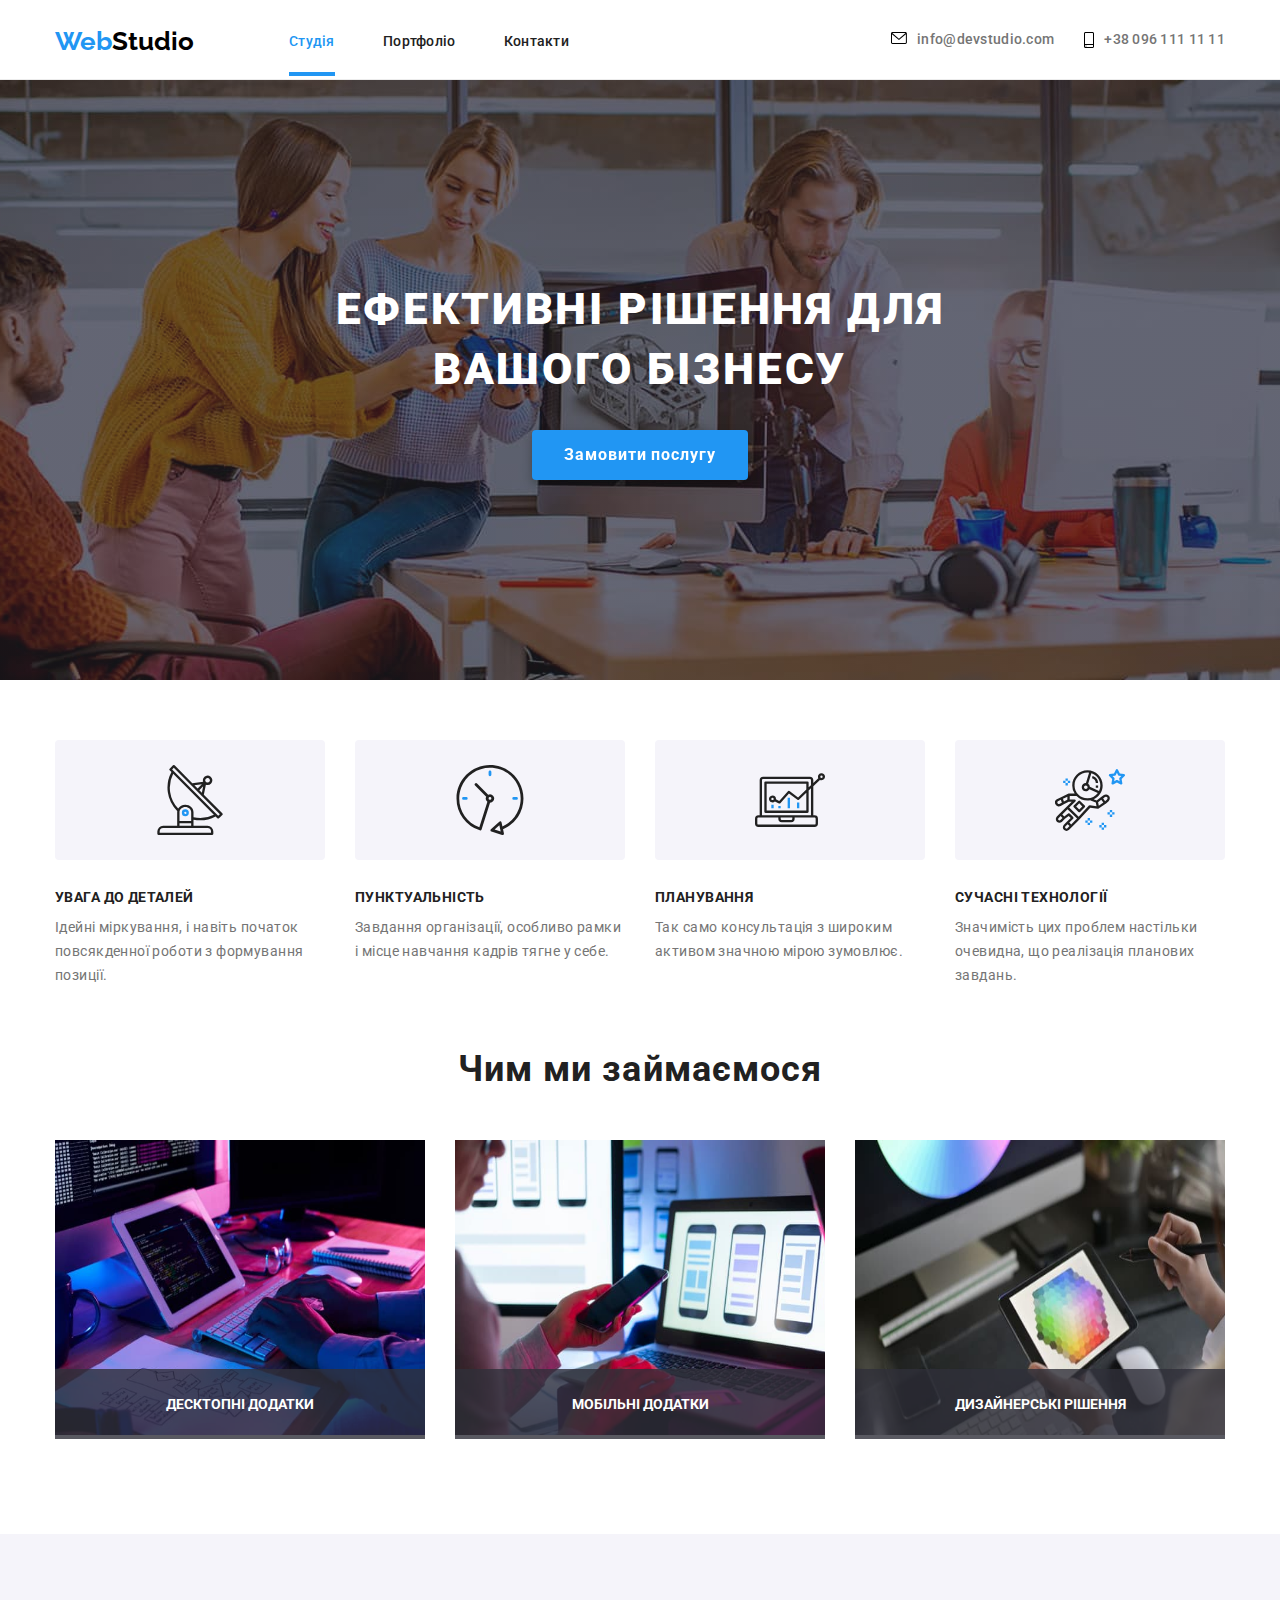
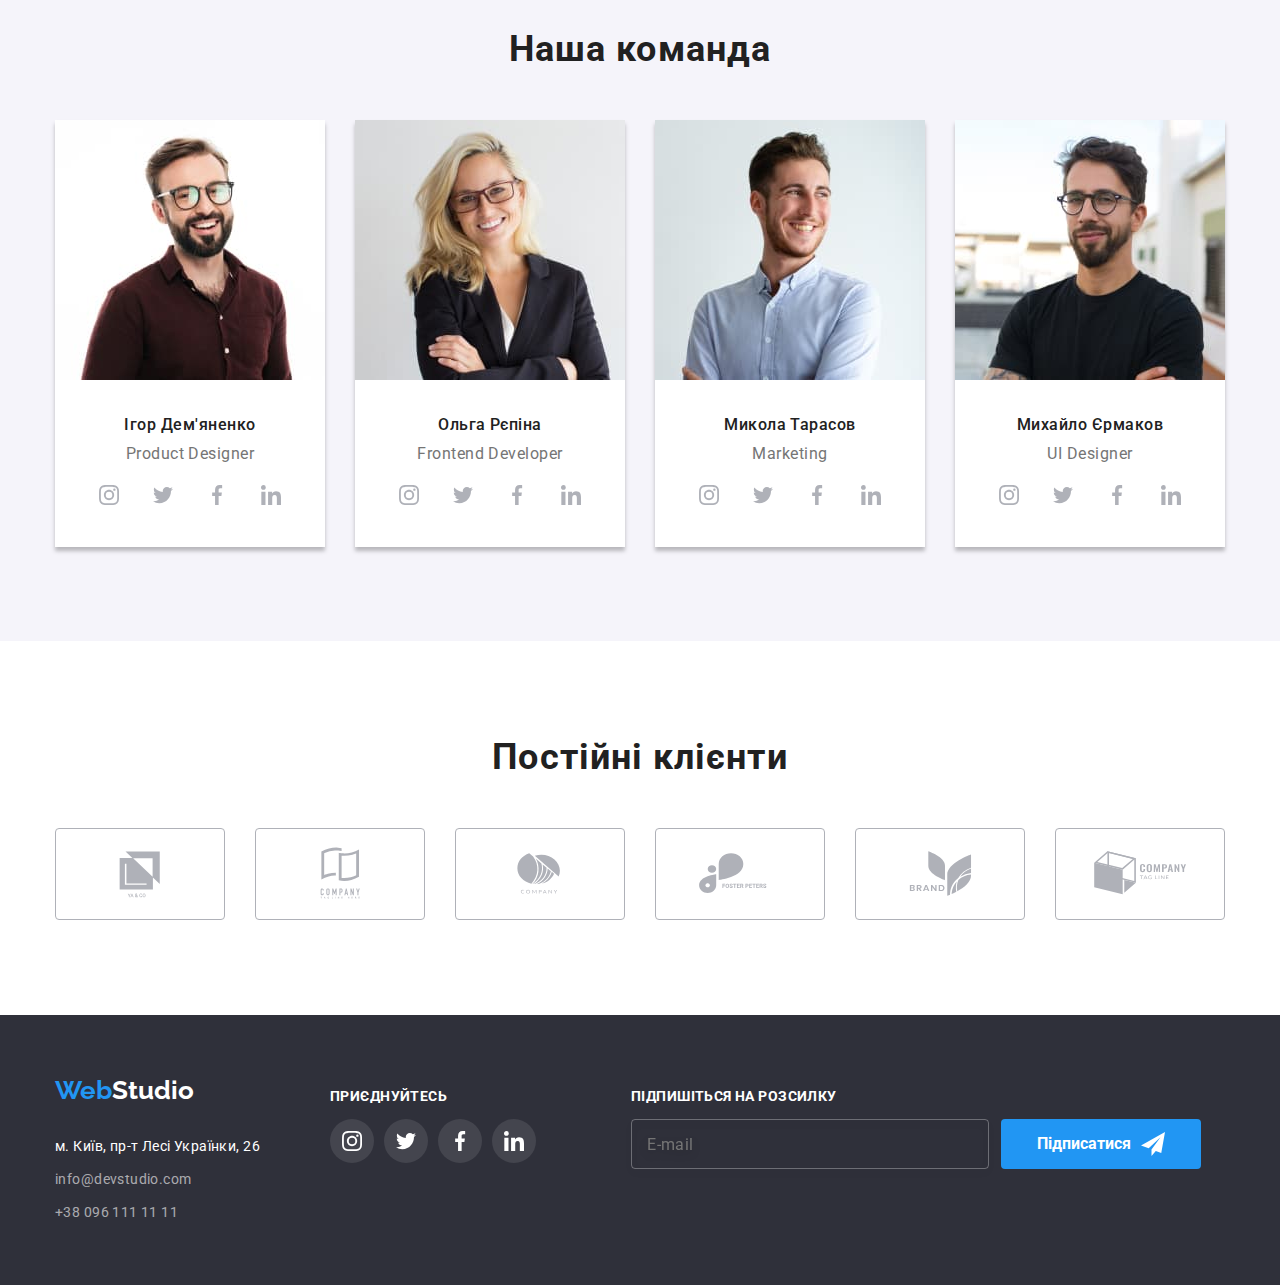
<file: index.html>
<!DOCTYPE html>
<html lang="en">
<head>
    <meta charset="UTF-8">
    <meta http-equiv="X-UA-Compatible" content="IE=edge">
    <meta name="viewport" content="width=device-width, initial-scale=1.0">
    <link
        href="https://fonts.googleapis.com/css2?family=Oleo+Script&family=Raleway:wght@700&family=Roboto:wght@400;500;700;900&display=swap"
        rel="stylesheet">
    <!-- Спочатку нормалізатор -->
    <link rel="stylesheet" href="https://cdnjs.cloudflare.com/ajax/libs/modern-normalize/1.0.0/modern-normalize.min.css" />
    <!-- Потім ваші стилі -->
    <link rel="stylesheet" href="./css/main.min.css">
    <title>Document</title>
</head>
<body>
    <!--верхняя линия-->
    <header class="header">
        <div class="container">
            <div class="header__container">                  
                <!--меню навігації-->
                <nav class="header__nav">
                    <a href="" class="logo logo__header"><span class="logo__web">Web</span>Studio</a>
                    <ul class="header__nav-list">
                        <li class="header__nav-item"><a href="" class="header__nav-link current">Студія</a></li>
                        <li class="header__nav-item"><a href="./portfolio.html" class="header__nav-link">Портфоліо</a></li>
                        <li class="header__nav-item"><a href="" class="header__nav-link">Контакти</a></li>
                    </ul>                        
                </nav>

                <div class="header__contact-container">
                    <button class="header__menu-button js-open-menu" type="button">
                        <svg width="24" height="16" class="header__menu-icon">
                            <use href="./images/symbol-defs.svg#icon-menu_header"> </use>
                        </svg>   
                    </button>                 
                    <a href="mailto:info@devstudio.com" class="email header__email">
                        <svg width="16" height="12">
                            <use href="./images/symbol-defs.svg#icon-email"> </use>
                        </svg>
                        info@devstudio.com</a>
                    <a href="tel:+380961111111" class="phone header__phone">
                        <svg width="10" height="16">
                            <use href="./images/symbol-defs.svg#icon-smartphone"> </use>
                        </svg>
                    +38 096 111 11 11</a>
                </div>
            </div>
        </div>
    </header>
    <main class="main">
        <!--шапка-->
        <section class="first-section">
            <div class="container">
                <div class="first-section__container">
                    <h1 class="first-section__tittle">Ефективні рішення для <br> вашого бізнесу</h1>
                    <button type="button" class="first-section__button button" data-modal-open>Замовити послугу</button>
                </div>                  
            </div>
        </section>
        <!--Особливості-->
        <section class="features">
            <div class="container">
                <ul class="features__list">
                    <li class="features__item">
                        <div class="features__item-container" width="270" height="120">
                            <svg width="70" height="70">
                                <use href="./images/symbol-defs.svg#icon-antenna-1"> </use>
                            </svg>
                        </div>
                        <!--Feature1-->                    
                        <h3 class="features__list-title">УВАГА ДО ДЕТАЛЕЙ</h3>
                        <p class="features__list-text">Ідейні міркування, і навіть початок повсякденної роботи з формування позиції.</p>
                    </li>
                    <li class="features__item">
                        <div class="features__item-container" width="270" height="120">
                            <svg width="70" height="70">
                                <use href="./images/symbol-defs.svg#icon-clock-1"> </use>
                            </svg>
                        </div>
                        <!--Feature2-->                    
                        <h3 class="features__list-title">ПУНКТУАЛЬНІСТЬ</h3>
                        <p class="features__list-text">Завдання організації, особливо рамки і місце навчання кадрів тягне у себе.</p>            
                    </li>
                    <li class="features__item">
                        <div class="features__item-container" width="270" height="120">
                            <svg width="70" height="70">
                                <use href="./images/symbol-defs.svg#icon-diagram-1"> </use>
                            </svg>
                        </div>
                        <!--Feature3-->         
                        <h3 class="features__list-title">ПЛАНУВАННЯ</h3>
                        <p class="features__list-text">Так само консультація з широким активом значною мірою зумовлює.</p>         
                    </li>
                    <li class="features__item">
                        <div class="features__item-container" width="270" height="120">
                            <svg width="70" height="70">
                                <use href="./images/symbol-defs.svg#icon-astronaut-1"> </use>
                            </svg>
                        </div>
                        <!--Feature4-->
                        <h3 class="features__list-title">СУЧАСНІ ТЕХНОЛОГІЇ</h3>
                        <p class="features__list-text">Значимість цих проблем настільки очевидна, що реалізація планових завдань.</p>
                    </li>
                </ul> 
            </div>
        </section>
        <!--Чим ми займаємось-->
        <section class="about">
            <div class="container">
                <h2 class="about__head">Чим ми займаємося</h2>
                <ul class="about__list">
                    <li class="about__item">
                        <picture>
                            <source
                                srcset="
                                    images/box1-desktop.jpg 1x, 
                                    images/box1-desktop@2x.jpg 2x
                                "
                                media="(min-width: 1199px)"
                                type="image/jpeg"
                                width="370" 
                                height="295" 
                            >
                            <img
                                src="images/box1-desktop.jpg" 
                            
                                alt="працівник 1"
                                class="about__picture"
                            >
                        </picture>
                        <p class="about__cart-text">Десктопні додатки</p>
                    </li>
                    <li class="about__item">
                        <picture>
                            <source
                                srcset="
                                    images/box2-desktop.jpg 1x, 
                                    images/box2-desktop@2x.jpg 2x
                                "
                                media="(min-width: 1199px)"
                                type="image/jpeg"
                                width="370" 
                                height="295" 
                            >
                            <img
                                src="images/box2-desktop.jpg" 
                            
                                alt="працівник 12
                                class="about__picture"
                            >
                        </picture>
                        <p class="about__cart-text">Мобільні додатки</p>
                    </li>
                    <li class="about__item">
                        <picture>
                            <source
                                srcset="
                                    images/box3-desktop.jpg 1x, 
                                    images/box3-desktop@2x.jpg 2x
                                "
                                media="(min-width: 1199px)"
                                type="image/jpeg"
                                width="370" 
                                height="295" 
                            >
                            <img
                                src="images/box3-desktop.jpg" 
                            
                                alt="працівник 3"
                                class="about__picture"
                            >
                        </picture>

                        <p class="about__cart-text">Дизайнерські рішення</p>
                    </li>
                </ul>
            </div>
        </section>
        <!--Наша команда-->
        <section class="team">
            <div class="container">
                <h2 class="team__head">Наша команда</h2>
                <!--team-->
                <div>
                    <ul class="team__list">
                        <li class="team__card">
                            <!--team card 1  width="270" height="260" --> 
                            <picture>
                                <source
                                    srcset="
                                        images/team1-mobile.jpg 1x, 
                                        images/team1-mobile@2x.jpg 2x
                                    "
                                    media="(max-width: 767px)"
                                    type="image/jpeg"
                                >
                                <source
                                    srcset="
                                        images/team1-tablet.jpg 1x, 
                                        images/team1-tablet@2x.jpg 2x
                                    "
                                    media="(max-width: 1199px)"
                                    type="image/jpeg"
                                >
                                <source
                                    srcset="
                                        images/team1-desktop.jpg 1x, 
                                        images/team1-desktop@2x.jpg 2x
                                    "
                                    media="(min-width: 1199px)"
                                    type="image/jpeg"
                                >
                                <img
                                    src="images/team1-mobile.jpg" 
                                
                                    alt="працівник 1"
                                    class="team__image"
                                >
                            </picture>
                            <div class="team__card-container">
                                <!--name-->
                                <p class="team__card-name">Ігор Дем'яненко</p>
                                <!--work-->
                                <p class="team__card-profession">Product Designer</p>
                                <ul class="team__card-social-list" width="206" height="44">
                                    <li class="social-link-item">
                                        <a href="" class="team__card-social-link">
                                            <svg width="20" height="20" class="team__social__icon">
                                                <use href="./images/symbol-defs.svg#icon-instagram"> </use>
                                            </svg>
                                        </a>
                                    </li>
                                    <li class="social-link-item">
                                        <a href="" class="team__card-social-link">
                                            <svg width="20" height="20" class="team__social__icon">
                                                <use href="./images/symbol-defs.svg#icon-twitter"> </use>
                                            </svg>
                                        </a>
                                    </li>
                                    <li class="social-link-item">
                                        <a href="" class="team__card-social-link">
                                            <svg width="20" height="20" class="team__social__icon">
                                                <use href="./images/symbol-defs.svg#icon-facebook"> </use>
                                            </svg>
                                        </a>
                                    </li>
                                    <li class="social-link-item">
                                        <a href="" class="team__card-social-link">
                                            <svg width="20" height="20" class="team__social__icon">
                                                <use href="./images/symbol-defs.svg#icon-linkedin"> </use>
                                            </svg>
                                        </a>
                                    </li>
                                </ul>                                
                            </div>
                        </li>
                        <li class="team__card">
                            <!--team card 2-->
                            <picture>
                                <source
                                    srcset="
                                        images/team2-mobile.jpg 1x, 
                                        images/team2-mobile@2x.jpg 2x
                                    "
                                    media="(max-width: 767px)"
                                    type="image/jpeg"
                                >
                                <source
                                    srcset="
                                        images/team2-tablet.jpg 1x, 
                                        images/team2-tablet@2x.jpg 2x
                                    "
                                    media="(max-width: 1199px)"
                                    type="image/jpeg"
                                >
                                <source
                                    srcset="
                                        images/team2-desktop.jpg 1x, 
                                        images/team2-desktop@2x.jpg 2x
                                    "
                                    media="(min-width: 1199px)"
                                    type="image/jpeg"
                                >
                                <img
                                    src="images/team2-mobile.jpg" 
                                
                                    alt="працівник 2"
                                    class="team__image"
                                >
                            </picture>
                            <div class="team__card-container">                                                                <!--name-->
                                <p class="team__card-name">Ольга Рєпіна</p>
                                <!--work-->
                                <p class="team__card-profession">Frontend Developer</p>
                                <ul class="team__card-social-list" width="206" height="44">
                                    <li class="social-link-item">
                                        <a href="" class="team__card-social-link">
                                            <svg width="20" height="20" class="team__social__icon">
                                                <use href="./images/symbol-defs.svg#icon-instagram"> </use>
                                            </svg>
                                        </a>
                                    </li>
                                    <li class="social-link-item">
                                        <a href="" class="team__card-social-link">
                                            <svg width="20" height="20" class="team__social__icon">
                                                <use href="./images/symbol-defs.svg#icon-twitter"> </use>
                                            </svg>
                                        </a>
                                    </li>
                                    <li class="social-link-item">
                                        <a href="" class="team__card-social-link">
                                            <svg width="20" height="20" class="team__social__icon">
                                                <use href="./images/symbol-defs.svg#icon-facebook"> </use>
                                            </svg>
                                        </a>
                                    </li>
                                    <li class="social-link-item">
                                        <a href="" class="team__card-social-link">
                                            <svg width="20" height="20" class="team__social__icon">
                                                <use href="./images/symbol-defs.svg#icon-linkedin"> </use>
                                            </svg>
                                        </a>
                                    </li>
                                </ul>                                
                            </div>
                        </li>
                        <li class="team__card">
                            <!--team card 3-->                                   
                            <picture>
                                <source
                                    srcset="
                                        images/team3-mobile.jpg 1x, 
                                        images/team3-mobile@2x.jpg 2x
                                    "
                                    media="(max-width: 767px)"
                                    type="image/jpeg"
                                >
                                <source
                                    srcset="
                                        images/team3-tablet.jpg 1x, 
                                        images/team3-tablet@2x.jpg 2x
                                    "
                                    media="(max-width: 1199px)"
                                    type="image/jpeg"
                                >
                                <source
                                    srcset="
                                        images/team3-desktop.jpg 1x, 
                                        images/team3-desktop@2x.jpg 2x
                                    "
                                    media="(min-width: 1199px)"
                                    type="image/jpeg"
                                >
                                <img
                                    src="images/team3-mobile.jpg" 
                                
                                    alt="працівник 3"
                                    class="team__image"
                                >
                            </picture>
                            <div class="team__card-container">
                                <!--name-->
                                <p class="team__card-name">Микола Тарасов</p>
                                <!--work-->
                                <p class="team__card-profession">Marketing</p> 
                                <ul class="team__card-social-list" width="206" height="44">
                                    <li class="social-link-item">
                                        <a href="" class="team__card-social-link">
                                            <svg width="20" height="20" class="team__social__icon">
                                                <use href="./images/symbol-defs.svg#icon-instagram"> </use>
                                            </svg>
                                        </a>
                                    </li>
                                    <li class="social-link-item">
                                        <a href="" class="team__card-social-link">
                                            <svg width="20" height="20" class="team__social__icon">
                                                <use href="./images/symbol-defs.svg#icon-twitter"> </use>
                                            </svg>
                                        </a>
                                    </li>
                                    <li class="social-link-item">
                                        <a href="" class="team__card-social-link">
                                            <svg width="20" height="20" class="team__social__icon">
                                                <use href="./images/symbol-defs.svg#icon-facebook"> </use>
                                            </svg>
                                        </a>
                                    </li>
                                    <li class="social-link-item">
                                        <a href="" class="team__card-social-link">
                                            <svg width="20" height="20" class="team__social__icon">
                                                <use href="./images/symbol-defs.svg#icon-linkedin"> </use>
                                            </svg>
                                        </a>
                                    </li>
                                </ul>                                
                            </div>
                        </li>
                        <li class="team__card">
                            <!--team card 4-->
                            <picture>
                                <source
                                    srcset="
                                        images/team4-mobile.jpg 1x, 
                                        images/team4-mobile@2x.jpg 2x
                                    "
                                    media="(max-width: 767px)"
                                    type="image/jpeg"
                                >
                                <source
                                    srcset="
                                        images/team4-tablet.jpg 1x, 
                                        images/team4-tablet@2x.jpg 2x
                                    "
                                    media="(max-width: 1199px)"
                                    type="image/jpeg"
                                >
                                <source
                                    srcset="
                                        images/team4-desktop.jpg 1x, 
                                        images/team4-desktop@2x.jpg 2x
                                    "
                                    media="(min-width: 1199px)"
                                    type="image/jpeg"
                                >
                                <img
                                    src="images/team4-mobile.jpg" 
                                
                                    alt="працівник 4"
                                    class="team__image"
                                >
                            </picture>
                            <div class="team__card-container">
                                <!--name-->
                                <p class="team__card-name">Михайло Єрмаков</p>
                                <!--work-->
                                <p class="team__card-profession">UI Designer</p>
                                <ul class="team__card-social-list" width="206" height="44">
                                    <li class="social-link-item">
                                        <a href="" class="team__card-social-link">
                                            <svg width="20" height="20" class="team__social__icon">
                                                <use href="./images/symbol-defs.svg#icon-instagram"> </use>
                                            </svg>
                                        </a>
                                    </li>
                                    <li class="social-link-item">
                                        <a href="" class="team__card-social-link">
                                            <svg width="20" height="20" class="team__social__icon">
                                                <use href="./images/symbol-defs.svg#icon-twitter"> </use>
                                            </svg>
                                        </a>
                                    </li>
                                    <li class="social-link-item">
                                        <a href="" class="team__card-social-link">
                                            <svg width="20" height="20" class="team__social__icon">
                                                <use href="./images/symbol-defs.svg#icon-facebook"> </use>
                                            </svg>
                                        </a>
                                    </li>
                                    <li class="social-link-item">
                                        <a href="" class="team__card-social-link">
                                            <svg width="20" height="20" class="team__social__icon">
                                                <use href="./images/symbol-defs.svg#icon-linkedin"> </use>
                                            </svg>
                                        </a>
                                    </li>
                                </ul>                                
                            </div>
                        </li>
                    </ul>
                </div>
            </div>
        </section>
        <!--Наші клієнти-->
        <section class="clients">
            <div class="container">
                <h2 class="clients__head">Постійні клієнти</h2>
                <ul class="clients__list">
                    <li class="clients__list__item">
                        <a href="" class="clients__list-link">
                        <svg width="41" height="46" class="clients__list-icon">
                            <use href="./images/symbol-defs.svg#icon-client-1"> </use>
                        </svg>
                        </a>
                    </li>
                    <li class="clients__list__item">
                        <a href="" class="clients__list-link">
                        <svg width="41" height="46" class="clients__list-icon">
                            <use href="./images/symbol-defs.svg#icon-client-2"> </use>
                        </svg>                        
                        </a>
                    </li>
                    <li class="clients__list__item">
                        <a href="" class="clients__list-link">
                        <svg width="41" height="46" class="clients__list-icon">
                            <use href="./images/symbol-defs.svg#icon-client-3"> </use>
                        </svg>                        
                        </a>
                    </li>
                    <li class="clients__list__item">
                        <a href="" class="clients__list-link">
                        <svg width="41" height="46" class="clients__list-icon">
                            <use href="./images/symbol-defs.svg#icon-client-4"> </use>
                        </svg>                        
                        </a>
                    </li>
                    <li class="clients__list__item">
                        <a href="" class="clients__list-link">
                        <svg width="41" height="46" class="clients__list-icon">
                            <use href="./images/symbol-defs.svg#icon-client-5"> </use>
                        </svg>                        
                        </a>
                    </li>
                    <li class="clients__list__item">
                        <a href="" class="clients__list-link">
                        <svg width="41" height="46" class="clients__list-icon">
                            <use href="./images/symbol-defs.svg#icon-client-6"> </use>
                        </svg>                        
                        </a>
                    </li>
                </ul>
            </div>            
        </section>
    </main>
    <!--підвал-->
    <footer class="footer">
        <div class="container">
            <div class="footer__container">
                <!--контакти-->
                <div class="footer__address-container">
                    <a href="" class="logo logo--footer"><span class="logo__web">Web</span>Studio</a>
                    <address class="footer__address">м. Київ, пр-т Лесі Українки, 26</address>
                    <a href="mailto:info@devstudio.com" class="footer__mail">info@devstudio.com</a>   
                    <a href="tel:+380961111111" class="footer__phone">+38 096 111 11 11</a>
                </div>
                <div class="footer__social-container">
                    <p class="footer__social-text">Приєднуйтесь</p>
                    <ul class="footer__social-list" width="206" height="44">                    
                        <li class="footer__item">
                            <a href="" class="footer__link-item">
                                <svg width="20" height="20" class="team__social__icon">
                                    <use href="./images/symbol-defs.svg#icon-instagram"> </use>
                                </svg>
                            </a>
                        </li>
                        <li class="footer__item">
                            <a href="" class="footer__link-item">
                                <svg width="20" height="20" class="team__social__icon">
                                    <use href="./images/symbol-defs.svg#icon-twitter"> </use>
                                </svg>
                            </a>
                        </li>
                        <li class="footer__item">
                            <a href="" class="footer__link-item">
                                <svg width="20" height="20" class="team__social__icon">
                                    <use href="./images/symbol-defs.svg#icon-facebook"> </use>
                                </svg>
                            </a>
                        </li>
                        <li class="footer__item">
                            <a href="" class="footer__link-item">
                                <svg width="20" height="20" class="team__social__icon">
                                    <use href="./images/symbol-defs.svg#icon-linkedin"> </use>
                                </svg>
                            </a>
                        </li>
                    </ul> 
                </div>
                <form name="footer-form" class="footer-form">
                    <label for="form-footer-label" class="footer-form__label footer__social-text">Підпишіться на розсилку</label>                    
                    <div class="footer-form__container">
                        <input 
                            type="text" 
                            name="form-footer-label" 
                            id="form-footer-label"
                            placeholder = "E-mail"
                            class="footer-form__input"
                        >
                        <button type="submit" class="footer-form__button button">Підписатися
                            <svg width="24" height="24" class="footer-form__icon">
                                <use href="./images/symbol-defs.svg#icon-send"> </use>
                            </svg>
                        </button>   
                    </div>
                </form>
            </div>
       </div>
    </footer>
<!--мобильное меню-->
    <div class="mobile-menu js-menu-container">
        <div class="container">
            <button class="mobile-menu__close js-close-menu" type="button">
                <svg width="11" height="11" class="icon-close">
                    <use href="./images/symbol-defs.svg#icon-close"> </use>
                </svg>
            </button>
            <div class="mobile-menu__container">
                <ul class="mobile-menu__list">
                    <li class="mobile-menu__item"><a href="" class="mobile-menu__link mobile-menu--current">Студія</a></li>
                    <li class="mobile-menu__item"><a href="./portfolio.html" class="mobile-menu__link">Портфоліо</a></li>
                    <li class="mobile-menu__item"><a href="" class="mobile-menu__link">Контакти</a></li>
                </ul>
                <div class="mobile-menu__bottom-container">
                    <div class="mobile-menu__contact-container">
                        <a href="tel:+380961111111" class="mobile-menu__phone mobile-menu--current">+38 096 111 11 11</a>
                        <a href="mailto:info@devstudio.com" class="mobile-menu__email">info@devstudio.com</a>
                    </div>
                    <ul class="mobile-menu__social-list">
                        <li class="mobile-menu__social-item"><a href="#" class="mobile-menu__social-link">Instagram</a></li>
                        <li class="mobile-menu__social-item"><a href="#" class="mobile-menu__social-link">Twitter</a></li>
                        <li class="mobile-menu__social-item"><a href="#" class="mobile-menu__social-link">Facebook</a></li>
                        <li class="mobile-menu__social-item"><a href="#" class="mobile-menu__social-link">LinkedIn</a></li>
                    </ul>
                </div>
            </div>        
        </div>
    </div>
    <!--Функционал модального окна-->
    <!--<div class="backdrop is-hidden" data-modal>-->
    <div class="backdrop is-hidden" data-modal>
        <div class="modal">
            <button type="button" class="modal__close" data-modal-close>
                <svg width="11" height="11" class="icon-close">
                    <use href="./images/symbol-defs.svg#icon-close"> </use>
                </svg>
            </button>
           
            <form name="form" class="form">
                <h2 class="form__head">Залиште свої дані, ми вам передзвонимо</h2> 
                <label for="form-field-label" class="form__label">Ім'я</label>
                <div class="form__field">
                    <input class="form__field-input" id="user-name" type="text" name="user-name">
                    <svg width="13" height="13" class="form__field-icon">
                        <use href="./images/symbol-defs.svg#icon-user"> </use>
                    </svg>
                </div>

                <label for="user-phone" class="form__label">Телефон</label>
                <div class="form__field">
                    <input class="form__field-input" id="user-phone" type="text" name="user-phone">
                    <svg width="13" height="13" class="form__field-icon">
                        <use href="./images/symbol-defs.svg#icon-phone"> </use>
                    </svg>
                </div>

                <label for="user-email" class="form__label">Пошта</label>
                <div class="form__field">
                    <input class="form__field-input" id="user-email" type="text" name="user-email">
                    <svg width="13" height="13" class="form__field-icon">
                        <use href="./images/symbol-defs.svg#icon-email-black"> </use>
                    </svg>
                </div>

                <label for="user-comment" class="form__label">Комментар</label>
                <div class="form__field">
                    <textarea
                        class="form__field-textarea"
                        name="user-comment" 
                        id="user-comment" 
                        placeholder="Введіть текст"
                    ></textarea>
                </div>
                <div class="form__checkbox">                    
                    <input type="checkbox" name="terms-checkbox" id="terms-checkbox" class="form__checkbox-input">
                    <svg width="18" height="18" class="form__checkbox-icon">
                        <use href="./images/symbol-defs.svg#icon-check"> </use>
                    </svg>
                    <label for="terms-checkbox"  class="form__checkbox-label">Погоджуюся з розсилкою та приймаю <a href="" class="form__checkbox-link">Умови договору</a></label>
                </div>
                <button type="submit" class="form__field-button">Відправити</button>
            </form>
        </div>
    </div>
    <script src="./js/modal.js"></script>
    <script src="./js/mobile-menu.js"></script>
</body>
</html>
</file>
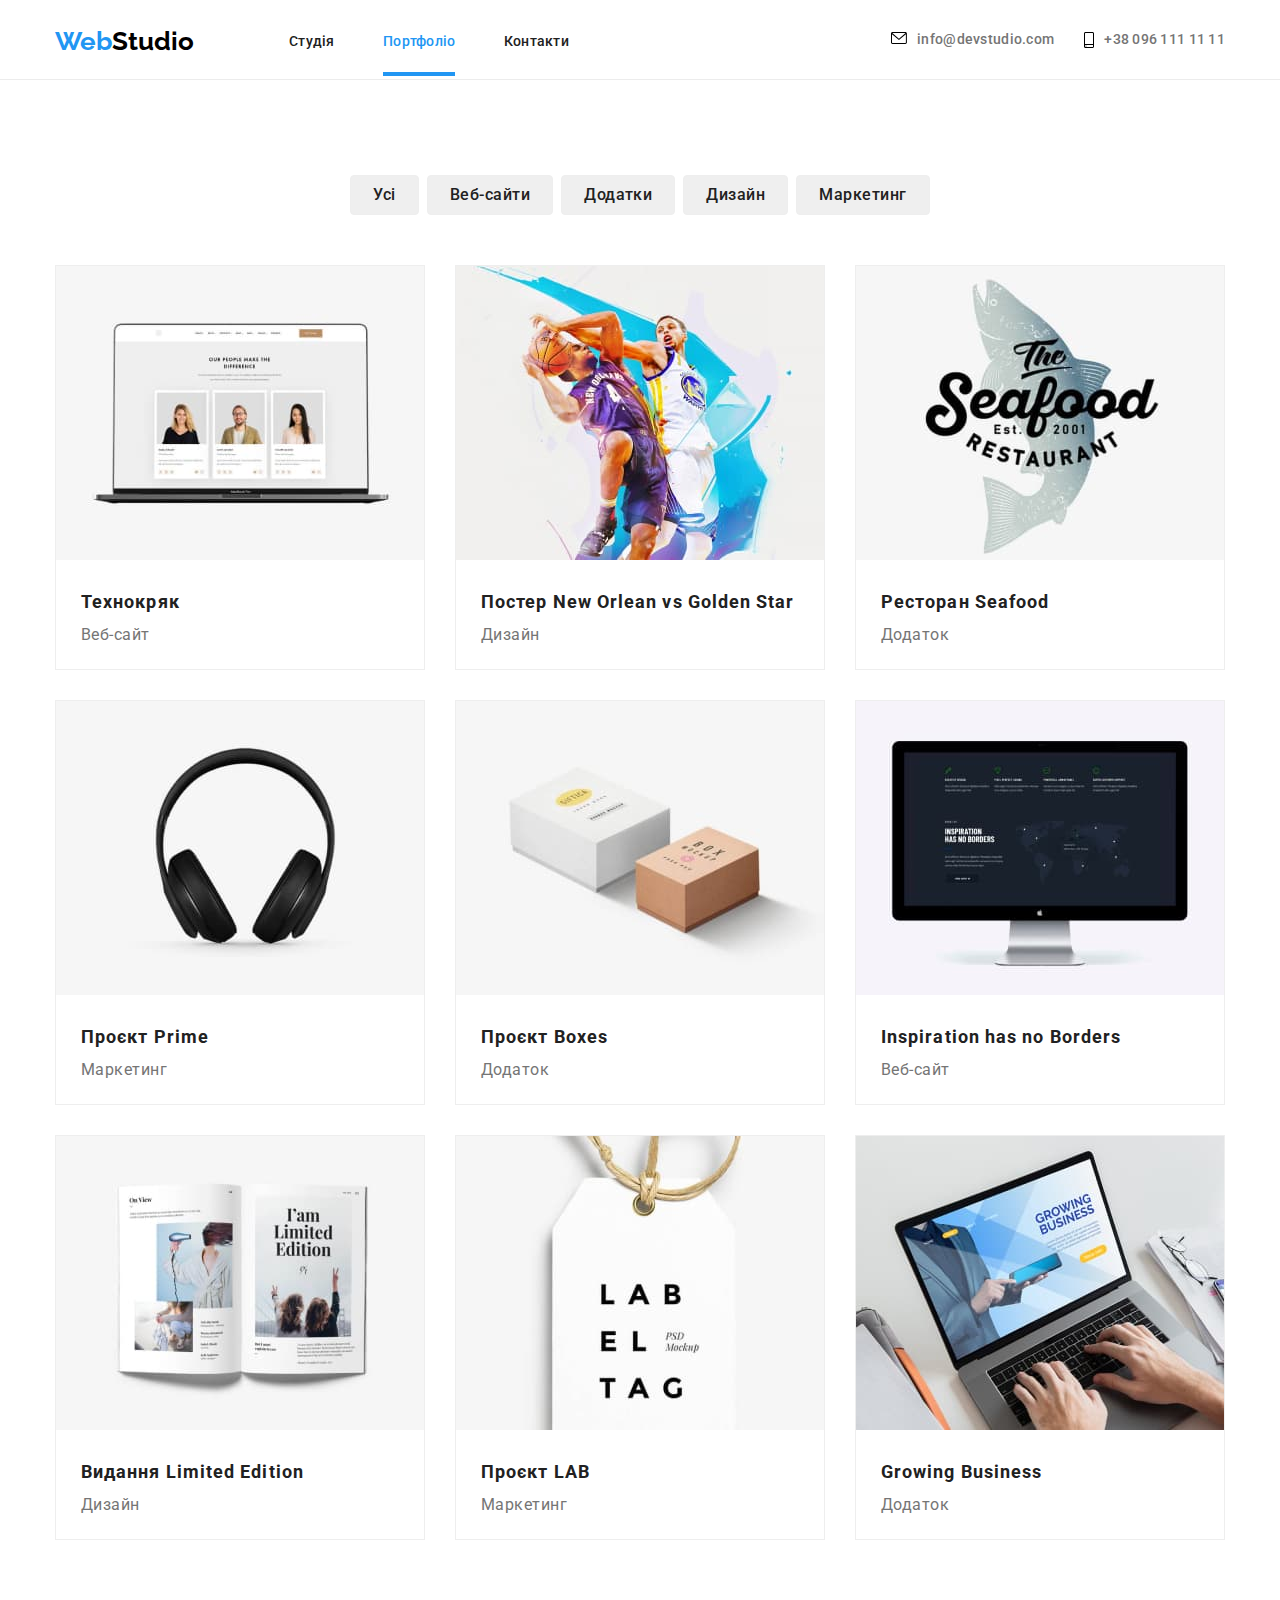
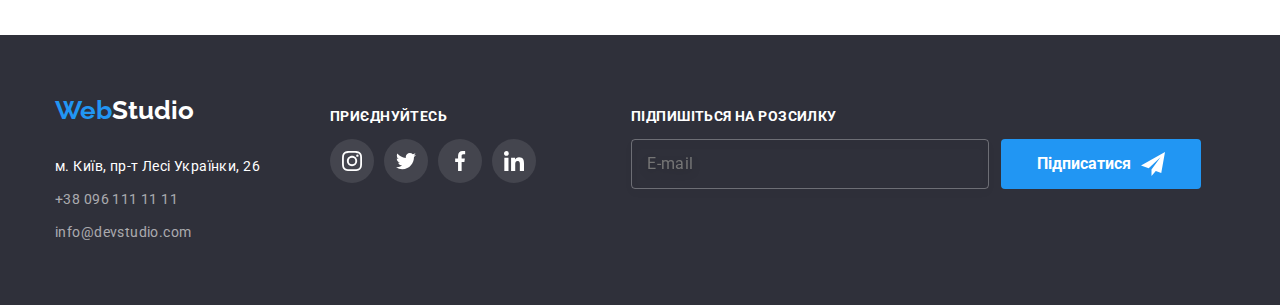
<file: portfolio.html>
<!DOCTYPE html>
<html lang="en">
<head>
    <meta charset="UTF-8">
    <meta http-equiv="X-UA-Compatible" content="IE=edge">
    <meta name="viewport" content="width=device-width, initial-scale=1.0">
    <link
        href="https://fonts.googleapis.com/css2?family=Oleo+Script&family=Raleway:wght@700&family=Roboto:wght@400;500;700;900&display=swap"
        rel="stylesheet">
    <!-- Спочатку нормалізатор -->
    <link rel="stylesheet"
        href="https://cdnjs.cloudflare.com/ajax/libs/modern-normalize/1.0.0/modern-normalize.min.css" />
    <!-- Потім ваші стилі -->
    <link rel="stylesheet" href="./css/main.min.css">
    <title>Document</title>
</head>
<body>
    <!--верхняя линия-->
    <header class="header">
        <div class="container">
            <div class="header__container">
                <!--меню навігації-->
                <nav class="header__nav">
                    <a href="" class="logo logo__header"><span class="logo__web">Web</span>Studio</a>
                    <ul class="header__nav-list">
                        <li class="header__nav-item"><a href="./index.html" class="header__nav-link">Студія</a></li>
                        <li class="header__nav-item"><a href="" class="header__nav-link  current">Портфоліо</a></li>
                        <li class="header__nav-item"><a href="" class="header__nav-link">Контакти</a></li>
                    </ul>
                </nav>
    
                <div class="header__contact-container">
                    <button class="header__menu-button js-open-menu" type="button">
                        <svg width="24" height="16" class="header__menu-icon">
                            <use href="./images/symbol-defs.svg#icon-menu_header"> </use>
                        </svg>
                    </button>
                    <a href="mailto:info@devstudio.com" class="email header__email">
                        <svg width="16" height="12">
                            <use href="./images/symbol-defs.svg#icon-email"> </use>
                        </svg>
                        info@devstudio.com</a>
                    <a href="tel:+380961111111" class="phone header__phone">
                        <svg width="10" height="16">
                            <use href="./images/symbol-defs.svg#icon-smartphone"> </use>
                        </svg>
                        +38 096 111 11 11</a>
                </div>
            </div>
        </div>
    </header>
    <main class="main-content">
        <!--секция галерея-->
        <section class="works">
            <div class="container">
                <ul class="works__list">
                    <li class="works__list-item"><button type="button" class="works-button">Усі</button></li>
                    <li class="works__list-item"><button type="button" class="works-button">Веб-сайти</button></li>
                    <li class="works__list-item"><button type="button" class="works-button">Додатки</button></li>
                    <li class="works__list-item"><button type="button" class="works-button">Дизайн</button></li>
                    <li class="works__list-item"><button type="button" class="works-button">Маркетинг</button></li>
                </ul>
                <ul class="gallery">
                    <li class="gallery__item">
                        <!--Project1-->
                        <a href="#" class="gallery-card">
                            <div class="gallery__container">
                                <picture>
                                    <source
                                        srcset="
                                            images/portfolio-img1-mobile.jpg 1x, 
                                            images/portfolio-img1-mobile@2x.jpg 2x
                                        "
                                        media="(max-width: 767px)"
                                        type="image/jpeg"
                                    >
                                    <source
                                        srcset="
                                            images/portfolio-img1-tablet.jpg 1x, 
                                            images/portfolio-img1-tablet@2x.jpg 2x
                                        "
                                        media="(max-width: 1199px)"
                                        type="image/jpeg"
                                    >
                                    <source
                                        srcset="
                                            images/portfolio-img1-desktop.jpg 1x, 
                                            images/portfolio-img1-desktop@2x.jpg 2x
                                        "
                                        media="(min-width: 1199px)"
                                        type="image/jpeg"
                                    >
                                    <img
                                        src="images/portfolio-img1-mobile.jpg" 
                                    
                                        alt="Технокряк"
                                        class="gallery__picture"
                                    >
                                </picture>
                                <div class="gallery__overlay">
                                    <p class="gallery__overlay-text">
                                        Ресурс пропонує комплексні пропозиції з різним рівнем функціоналу та сервісів. Все це дозволить відвідувачу отримати
                                        вичерпні відомості про компанію чи приватну особу.
                                    </p>
                                </div>
                            </div>
                            <div class="gallery__head-text">
                                <h3 class="gallery__card-head">Технокряк</h3>
                                <p class="gallery__card-text">Веб-сайт</p>
                            </div>
                        </a>
                    </li>
                    <li class="gallery__item">
                        <!--Project2-->
                        <a href="#" class="gallery-card">
                            <div class="gallery__container">
                                <picture>
                                    <source
                                        srcset="
                                            images/portfolio-img2-mobile.jpg 1x, 
                                            images/portfolio-img2-mobile@2x.jpg 2x
                                        "
                                        media="(max-width: 767px)"
                                        type="image/jpeg"
                                    >
                                    <source
                                        srcset="
                                            images/portfolio-img2-tablet.jpg 1x, 
                                            images/portfolio-img2-tablet@2x.jpg 2x
                                        "
                                        media="(max-width: 1199px)"
                                        type="image/jpeg"
                                    >
                                    <source
                                        srcset="
                                            images/portfolio-img2-desktop.jpg 1x, 
                                            images/portfolio-img2-desktop@2x.jpg 2x
                                        "
                                        media="(min-width: 1199px)"
                                        type="image/jpeg"
                                    >
                                    <img
                                        src="images/portfolio-img2-mobile.jpg" 
                                    
                                        alt="Постер New Orlean vs Golden Star"
                                        class="gallery__picture"
                                    >
                                </picture>
                                <div class="gallery__overlay">
                                    <p class="gallery__overlay-text">
                                        Ресурс пропонує комплексні пропозиції з різним рівнем функціоналу та сервісів. Все це дозволить відвідувачу
                                        отримати
                                        вичерпні відомості про компанію чи приватну особу.
                                    </p>
                                </div>
                            </div>
                            <div class="gallery__head-text">
                                <h3 class="gallery__card-head">Постер New Orlean vs Golden Star</h3>
                                <p class="gallery__card-text">Дизайн</p>
                            </div>                            
                        </a>
                    </li>
                    <li class="gallery__item">
                        <!--Project3-->
                        <a href="#" class="gallery-card">
                            <div class="gallery__container">
                                <picture>
                                    <source
                                        srcset="
                                            images/portfolio-img3-mobile.jpg 1x, 
                                            images/portfolio-img3-mobile@2x.jpg 2x
                                        "
                                        media="(max-width: 767px)"
                                        type="image/jpeg"
                                    >
                                    <source
                                        srcset="
                                            images/portfolio-img3-tablet.jpg 1x, 
                                            images/portfolio-img3-tablet@2x.jpg 2x
                                        "
                                        media="(max-width: 1199px)"
                                        type="image/jpeg"
                                    >
                                    <source
                                        srcset="
                                            images/portfolio-img3-desktop.jpg 1x, 
                                            images/portfolio-img3-desktop@2x.jpg 2x
                                        "
                                        media="(min-width: 1199px)"
                                        type="image/jpeg"
                                    >
                                    <img
                                        src="images/portfolio-img3-mobile.jpg" 
                                    
                                        alt="Ресторан Seafood"
                                        class="gallery__picture"
                                    >
                                </picture>                                    
                                <div class="gallery__overlay">
                                    <p class="gallery__overlay-text">
                                        Ресурс пропонує комплексні пропозиції з різним рівнем функціоналу та сервісів. Все це дозволить відвідувачу
                                        отримати
                                        вичерпні відомості про компанію чи приватну особу.
                                    </p>
                                </div>
                            </div>
                            <div class="gallery__head-text">
                                <h3 class="gallery__card-head">Ресторан Seafood</h3>
                                <p class="gallery__card-text">Додаток</p>
                            </div>
                        </a>
                    </li>
                    <li class="gallery__item">
                        <!--Project4-->
                        <a href="#" class="gallery-card">
                            <div class="gallery__container">
                                <picture>
                                    <source
                                        srcset="
                                            images/portfolio-img4-mobile.jpg 1x, 
                                            images/portfolio-img4-mobile@2x.jpg 2x
                                        "
                                        media="(max-width: 767px)"
                                        type="image/jpeg"
                                    >
                                    <source
                                        srcset="
                                            images/portfolio-img4-tablet.jpg 1x, 
                                            images/portfolio-img4-tablet@2x.jpg 2x
                                        "
                                        media="(max-width: 1199px)"
                                        type="image/jpeg"
                                    >
                                    <source
                                        srcset="
                                            images/portfolio-img4-desktop.jpg 1x, 
                                            images/portfolio-img4-desktop@2x.jpg 2x
                                        "
                                        media="(min-width: 1199px)"
                                        type="image/jpeg"
                                    >
                                    <img
                                        src="images/portfolio-img4-mobile.jpg" 
                                    
                                        alt="Проєкт Prime"
                                        class="gallery__picture"
                                    >
                                </picture>   
                                <div class="gallery__overlay">
                                    <p class="gallery__overlay-text">
                                        Ресурс пропонує комплексні пропозиції з різним рівнем функціоналу та сервісів. Все це дозволить відвідувачу
                                        отримати
                                        вичерпні відомості про компанію чи приватну особу.
                                    </p>
                                </div>
                            </div>
                            <div class="gallery__head-text">
                                <h3 class="gallery__card-head">Проєкт Prime</h3>
                                <p class="gallery__card-text">Маркетинг</p>
                            </div>                            
                        </a>
                    </li>
                    <li class="gallery__item">
                        <!--Project5-->
                        <a href="#" class="gallery-card">
                            <div class="gallery__container">
                                <picture>
                                    <source
                                        srcset="
                                            images/portfolio-img5-mobile.jpg 1x, 
                                            images/portfolio-img5-mobile@2x.jpg 2x
                                        "
                                        media="(max-width: 767px)"
                                        type="image/jpeg"
                                    >
                                    <source
                                        srcset="
                                            images/portfolio-img5-tablet.jpg 1x, 
                                            images/portfolio-img5-tablet@2x.jpg 2x
                                        "
                                        media="(max-width: 1199px)"
                                        type="image/jpeg"
                                    >
                                    <source
                                        srcset="
                                            images/portfolio-img5-desktop.jpg 1x, 
                                            images/portfolio-img5-desktop@2x.jpg 2x
                                        "
                                        media="(min-width: 1199px)"
                                        type="image/jpeg"
                                    >
                                    <img
                                        src="images/portfolio-img5-mobile.jpg" 
                                    
                                        alt="Проєкт Boxes"
                                        class="gallery__picture"
                                    >
                                </picture>  
                                <div class="gallery__overlay">
                                    <p class="gallery__overlay-text">
                                        Ресурс пропонує комплексні пропозиції з різним рівнем функціоналу та сервісів. Все це дозволить відвідувачу
                                        отримати
                                        вичерпні відомості про компанію чи приватну особу.
                                    </p>
                                </div>                          
                            </div>
                            <div class="gallery__head-text">
                                <h3 class="gallery__card-head">Проєкт Boxes</h3>
                                <p class="gallery__card-text">Додаток</p>
                            </div>                              
                        </a>
                    </li>
                    <li class="gallery__item">
                        <!--Project6-->
                        <a href="#" class="gallery-card">
                            <div class="gallery__container">
                                <picture>
                                    <source
                                        srcset="
                                            images/portfolio-img6-mobile.jpg 1x, 
                                            images/portfolio-img6-mobile@2x.jpg 2x
                                        "
                                        media="(max-width: 767px)"
                                        type="image/jpeg"
                                    >
                                    <source
                                        srcset="
                                            images/portfolio-img6-tablet.jpg 1x, 
                                            images/portfolio-img6-tablet@2x.jpg 2x
                                        "
                                        media="(max-width: 1199px)"
                                        type="image/jpeg"
                                    >
                                    <source
                                        srcset="
                                            images/portfolio-img6-desktop.jpg 1x, 
                                            images/portfolio-img6-desktop@2x.jpg 2x
                                        "
                                        media="(min-width: 1199px)"
                                        type="image/jpeg"
                                    >
                                    <img
                                        src="images/portfolio-img6-mobile.jpg" 
                                    
                                        alt="Inspiration has no Borders"
                                        class="gallery__picture"
                                    >
                                </picture>  
                                <div class="gallery__overlay">
                                    <p class="gallery__overlay-text">
                                        Ресурс пропонує комплексні пропозиції з різним рівнем функціоналу та сервісів. Все це дозволить відвідувачу
                                        отримати
                                        вичерпні відомості про компанію чи приватну особу.
                                    </p>
                                </div>
                            </div> 
                            <div class="gallery__head-text">
                                <h3 class="gallery__card-head">Inspiration has no Borders</h3>
                                <p class="gallery__card-text">Веб-сайт</p>
                            </div>                             
                        </a>
                    </li>
                    <li class="gallery__item">
                        <!--Project7-->
                        <a href="#" class="gallery-card">
                            <div class="gallery__container">
                                <picture>
                                    <source
                                        srcset="
                                            images/portfolio-img7-mobile.jpg 1x, 
                                            images/portfolio-img7-mobile@2x.jpg 2x
                                        "
                                        media="(max-width: 767px)"
                                        type="image/jpeg"
                                    >
                                    <source
                                        srcset="
                                            images/portfolio-img7-tablet.jpg 1x, 
                                            images/portfolio-img7-tablet@2x.jpg 2x
                                        "
                                        media="(max-width: 1199px)"
                                        type="image/jpeg"
                                    >
                                    <source
                                        srcset="
                                            images/portfolio-img7-desktop.jpg 1x, 
                                            images/portfolio-img7-desktop@2x.jpg 2x
                                        "
                                        media="(min-width: 1199px)"
                                        type="image/jpeg"
                                    >
                                    <img
                                        src="images/portfolio-img7-mobile.jpg" 
                                    
                                        alt="Видання Limited Edition"
                                        class="gallery__picture"
                                    >
                                </picture> 
                                <div class="gallery__overlay">
                                    <p class="gallery__overlay-text">
                                        Ресурс пропонує комплексні пропозиції з різним рівнем функціоналу та сервісів. Все це дозволить відвідувачу
                                        отримати
                                        вичерпні відомості про компанію чи приватну особу.
                                    </p>
                                </div>
                            </div>
                            <div class="gallery__head-text">
                                <h3 class="gallery__card-head">Видання Limited Edition</h3>
                                <p class="gallery__card-text">Дизайн</p>
                            </div>                            
                        </a>
                    </li>
                    <li class="gallery__item">
                        <!--Project8-->
                        <a href="#" class="gallery-card"> 
                            <div class="gallery__container">
                                <picture>
                                    <source
                                        srcset="
                                            images/portfolio-img8-mobile.jpg 1x, 
                                            images/portfolio-img8-mobile@2x.jpg 2x
                                        "
                                        media="(max-width: 767px)"
                                        type="image/jpeg"
                                    >
                                    <source
                                        srcset="
                                            images/portfolio-img8-tablet.jpg 1x, 
                                            images/portfolio-img8-tablet@2x.jpg 2x
                                        "
                                        media="(max-width: 1199px)"
                                        type="image/jpeg"
                                    >
                                    <source
                                        srcset="
                                            images/portfolio-img8-desktop.jpg 1x, 
                                            images/portfolio-img8-desktop@2x.jpg 2x
                                        "
                                        media="(min-width: 1199px)"
                                        type="image/jpeg"
                                    >
                                    <img
                                        src="images/portfolio-img8-mobile.jpg" 
                                    
                                        alt="Проєкт LAB"
                                        class="gallery__picture"
                                    >
                                </picture> 
                                <div class="gallery__overlay">
                                    <p class="gallery__overlay-text">
                                        Ресурс пропонує комплексні пропозиції з різним рівнем функціоналу та сервісів. Все це дозволить відвідувачу
                                        отримати
                                        вичерпні відомості про компанію чи приватну особу.
                                    </p>
                                </div>
                            </div>
                            <div class="gallery__head-text">
                                <h3 class="gallery__card-head">Проєкт LAB</h3>
                                <p class="gallery__card-text">Маркетинг</p>
                            </div>                             
                        </a>
                    </li>
                    <li class="gallery__item">
                        <!--Project9-->
                        <a href="#" class="gallery-card">
                            <div class="gallery__container">
                                <picture>
                                    <source
                                        srcset="
                                            images/portfolio-img9-mobile.jpg 1x, 
                                            images/portfolio-img9-mobile@2x.jpg 2x
                                        "
                                        media="(max-width: 767px)"
                                        type="image/jpeg"
                                    >
                                    <source
                                        srcset="
                                            images/portfolio-img9-tablet.jpg 1x, 
                                            images/portfolio-img9-tablet@2x.jpg 2x
                                        "
                                        media="(max-width: 1199px)"
                                        type="image/jpeg"
                                    >
                                    <source
                                        srcset="
                                            images/portfolio-img9-desktop.jpg 1x, 
                                            images/portfolio-img9-desktop@2x.jpg 2x
                                        "
                                        media="(min-width: 1199px)"
                                        type="image/jpeg"
                                    >
                                    <img
                                        src="images/portfolio-img9-mobile.jpg" 
                                    
                                        alt="Growing Business"
                                        class="gallery__picture"
                                    >
                                </picture> 
                                <div class="gallery__overlay">
                                    <p class="gallery__overlay-text">
                                        Ресурс пропонує комплексні пропозиції з різним рівнем функціоналу та сервісів. Все це дозволить відвідувачу
                                        отримати
                                        вичерпні відомості про компанію чи приватну особу.
                                    </p>
                                </div>
                            </div>
                            <div class="gallery__head-text">
                                <h3 class="gallery__card-head">Growing Business</h3>
                                <p class="gallery__card-text">Додаток</p>
                            </div>                            
                        </a>
                    </li>
                </ul>
            </div>            
        </section>
    </main>
    <!--підвал-->
    <footer class="footer">
        <div class="container">
            <div class="footer__container">
                <!--контакти-->
                <div class="footer__address-container">
                    <a href="#" class="logo logo--footer"><span class="logo__web">Web</span>Studio</a>
                    <address class="footer__address">м. Київ, пр-т Лесі Українки, 26</address>
                    <a href="tel:+380961111111" class="footer__phone">+38 096 111 11 11</a>
                    <a href="mailto:info@devstudio.com" class="footer__mail">info@devstudio.com</a>
                </div>
                <div class="footer__social-container">
                    <p class="footer__social-text">Приєднуйтесь</p>
                    <ul class="footer__social-list" width="206" height="44">
                        <li class="footer__item">
                            <a href="" class="footer__link-item">
                                <svg width="20" height="20" class="team__social__icon">
                                    <use href="./images/symbol-defs.svg#icon-instagram"> </use>
                                </svg>
                            </a>
                        </li>
                        <li class="footer__item">
                            <a href="" class="footer__link-item">
                                <svg width="20" height="20" class="team__social__icon">
                                    <use href="./images/symbol-defs.svg#icon-twitter"> </use>
                                </svg>
                            </a>
                        </li>
                        <li class="footer__item">
                            <a href="" class="footer__link-item">
                                <svg width="20" height="20" class="team__social__icon">
                                    <use href="./images/symbol-defs.svg#icon-facebook"> </use>
                                </svg>
                            </a>
                        </li>
                        <li class="footer__item">
                            <a href="" class="footer__link-item">
                                <svg width="20" height="20" class="team__social__icon">
                                    <use href="./images/symbol-defs.svg#icon-linkedin"> </use>
                                </svg>
                            </a>
                        </li>
                    </ul>
                </div>
                <form name="footer-form" class="footer-form">
                    <label for="form-footer-label" class="footer-form__label footer__social-text">Підпишіться на
                        розсилку</label>
                    <div class="footer-form__container">
                        <input type="text" name="form-footer-label" id="form-footer-label" placeholder="E-mail"
                            class="footer-form__input">
                        <button type="submit" class="footer-form__button button">Підписатися
                            <svg width="24" height="24" class="footer-form__icon">
                                <use href="./images/symbol-defs.svg#icon-send"> </use>
                            </svg>
                        </button>
                    </div>
                </form>
            </div>
        </div>
    </footer>
    <!--мобильное меню-->
    <div class="mobile-menu js-menu-container">
        <div class="container">
            <button class="mobile-menu__close js-close-menu" type="button">
                <svg width="11" height="11" class="icon-close">
                    <use href="./images/symbol-defs.svg#icon-close"> </use>
                </svg>
            </button>
            <ul class="mobile-menu__list">
                <li class="mobile-menu__item"><a href="" class="mobile-menu__link mobile-menu--current">Студія</a></li>
                <li class="mobile-menu__item"><a href="./portfolio.html" class="mobile-menu__link">Портфоліо</a></li>
                <li class="mobile-menu__item"><a href="" class="mobile-menu__link">Контакти</a></li>
            </ul>
            <div class="mobile-menu__contact-container">
                <a href="tel:+380961111111" class="mobile-menu__phone">+38 096 111 11 11</a>
                <a href="mailto:info@devstudio.com" class="mobile-menu__email">info@devstudio.com</a>
            </div>
            <ul class="mobile-menu__social-list">
                <li class="mobile-menu__social-item"><a href="#" class="mobile-menu__social-link">Instagram</a></li>
                <li class="mobile-menu__social-item"><a href="#" class="mobile-menu__social-link">Twitter</a></li>
                <li class="mobile-menu__social-item"><a href="#" class="mobile-menu__social-link">Facebook</a></li>
                <li class="mobile-menu__social-item"><a href="#" class="mobile-menu__social-link">LinkedIn</a></li>
            </ul>
        </div>
    </div>
    <script src="./js/mobile-menu.js"></script>
</body>        
</html>
</file>
<file: css/main.min.css>
:root{--backgrount-color: #Fff;--primary-text-color: #212121;--text-color-buttonlink: #2196F3;--text-color-active: #ffffff;--text-color: #757575;--background-button: #F5F4FA;--background-first-section: #2F303A;--background-gradient: rgba(47, 48, 58, 0.4);--background-card-text: rgba(47, 48, 58, 0.8);--backgrount-footer-item: rgba(255, 255, 255, 0.1);--background-overlay: rgba(33, 150, 243, 0.9);--background-backdrop: rgba(0, 0, 0, 0.2);--color-logo: #000000;--color-footer-mail-phone: rgba(255, 255, 255, 0.6);--color-border: #eeeeee;--color-border-header: #ececec;--color-border-form: rgba(33, 33, 33, 0.2);--color-active-form: rgba(33, 150, 243, 1);--color-fill-icons: #AFB1B8;--color-shadow: rgba(0, 0, 0, 0.25);--color-border-button: rgba(0, 0, 0, 0.1)}*,*::before,*::after{-webkit-box-sizing:border-box;box-sizing:border-box}body{background-color:var(--backgrount-color);color:var(--primary-text-color);border:none;font-family:"Roboto",sans-serif;list-style:none}.main{margin:0,auto}.about{padding:0 0 95px}@media screen and (max-width: 1200px){.about{display:none}}.about__head{font-weight:700;font-size:36px;line-height:1.17;text-align:center;letter-spacing:.03em;height:42px;margin:0 0 50px}.about__list{display:-webkit-box;display:-ms-flexbox;display:flex;-webkit-box-pack:center;-ms-flex-pack:center;justify-content:center;gap:30px;list-style:none;margin:0;padding:0}.about__item{position:relative}.about__cart-text{position:absolute;bottom:0;left:0;text-transform:uppercase;width:100%;height:70px;margin:0;background-color:var(--background-card-text);color:var(--backgrount-color);text-align:center;line-height:70px;font-size:14px;font-weight:700}.backdrop{position:fixed;top:0;left:0;width:100%;height:100%;background-color:var(--background-backdrop);opacity:1;-webkit-transition:opacity 500ms cubic-bezier(0.4, 0, 0.2, 1);transition:opacity 500ms cubic-bezier(0.4, 0, 0.2, 1);overflow-y:scroll}.backdrop.is-hidden{opacity:0;visibility:hidden;pointer-events:none}.backdrop.is-hidden .modal{-webkit-transform:translate(-50%, -50%) 250ms cubic-bezier(0.4, 0, 0.2, 1),scale(0.9) 250ms cubic-bezier(0.4, 0, 0.2, 1);transform:translate(-50%, -50%) 250ms cubic-bezier(0.4, 0, 0.2, 1),scale(0.9) 250ms cubic-bezier(0.4, 0, 0.2, 1)}.button{background-color:var(--text-color-buttonlink);color:var(--text-color-active);border:none;cursor:pointer;border-radius:4px}.button:hover,.button:focus{background-color:var(--text-color-buttonlink);color:var(--text-color-active);border:none}.works{padding:95px 0}@media screen and (max-width: 768px){.works{margin:0 auto;padding:60px 0;display:-webkit-box;display:-ms-flexbox;display:flex;-webkit-box-orient:vertical;-webkit-box-direction:normal;-ms-flex-direction:column;flex-direction:column;-webkit-box-pack:center;-ms-flex-pack:center;justify-content:center;-webkit-box-align:center;-ms-flex-align:center;align-items:center}}@media screen and (min-width: 768px)and (max-width: 1199px){.works{padding:14px 0 60px 0}}.works__list{display:-webkit-box;display:-ms-flexbox;display:flex;-ms-flex-wrap:wrap;flex-wrap:wrap;-webkit-box-pack:center;-ms-flex-pack:center;justify-content:center;gap:8px;list-style:none;margin:0 0 50px;padding:0}@media screen and (max-width: 768px){.works__list{width:400px;margin:0 auto;-ms-flex-wrap:wrap;flex-wrap:wrap;-webkit-box-pack:start;-ms-flex-pack:start;justify-content:flex-start}}.works-button{padding:6px 22px;color:var(--primary-text-color);font-weight:500;line-height:26px;font-size:16px;text-align:center;letter-spacing:.03em;border:1px solid var(--color-border);border-radius:4px;-webkit-transition:background-color 250ms cubic-bezier(0.4, 0, 0.2, 1),color 250ms cubic-bezier(0.4, 0, 0.2, 1),border 250ms cubic-bezier(0.4, 0, 0.2, 1),-webkit-box-shadow 250ms cubic-bezier(0.4, 0, 0.2, 1);transition:background-color 250ms cubic-bezier(0.4, 0, 0.2, 1),color 250ms cubic-bezier(0.4, 0, 0.2, 1),border 250ms cubic-bezier(0.4, 0, 0.2, 1),-webkit-box-shadow 250ms cubic-bezier(0.4, 0, 0.2, 1);transition:background-color 250ms cubic-bezier(0.4, 0, 0.2, 1),color 250ms cubic-bezier(0.4, 0, 0.2, 1),box-shadow 250ms cubic-bezier(0.4, 0, 0.2, 1),border 250ms cubic-bezier(0.4, 0, 0.2, 1);transition:background-color 250ms cubic-bezier(0.4, 0, 0.2, 1),color 250ms cubic-bezier(0.4, 0, 0.2, 1),box-shadow 250ms cubic-bezier(0.4, 0, 0.2, 1),border 250ms cubic-bezier(0.4, 0, 0.2, 1),-webkit-box-shadow 250ms cubic-bezier(0.4, 0, 0.2, 1)}.works-button:hover,.works-button:focus{color:var(--text-color-active);-webkit-box-shadow:0px 3px 1px rgba(0,0,0,.1),0px 1px 2px rgba(0,0,0,.08),0px 2px 2px rgba(0,0,0,.12);box-shadow:0px 3px 1px rgba(0,0,0,.1),0px 1px 2px rgba(0,0,0,.08),0px 2px 2px rgba(0,0,0,.12);background-color:var(--text-color-buttonlink);border:0px solid var(--text-color-buttonlink)}@media screen and (max-width: 768px){.works__list-item{margin-bottom:15px}}.clients{padding:95px 0}@media screen and (max-width: 768px){.clients{width:100%}}@media screen and (max-width: 1199px){.clients{margin:0 auto;padding:60px 0}}.clients__head{display:block;text-align:center;margin:0 0 50px;font-size:36px;line-height:1.17;letter-spacing:.03em}@media screen and (max-width: 768px){.clients__head{margin:0 0 30px;font-weight:700;font-size:28px;line-height:1.1785;text-align:center;letter-spacing:.03em}}@media screen and (min-width: 768px)and (max-width: 1199px){.clients__head{margin:0 0 50px;font-weight:700;font-size:28px;line-height:1.1785;text-align:center;letter-spacing:.03em}}.clients__list{list-style:none;display:-webkit-box;display:-ms-flexbox;display:flex;-webkit-box-pack:center;-ms-flex-pack:center;justify-content:center;gap:30px;margin:0;padding:0}@media screen and (max-width: 768px){.clients__list{margin:0 auto;-ms-flex-wrap:wrap;flex-wrap:wrap}}@media screen and (min-width: 768px)and (max-width: 1199px){.clients__list{-ms-flex-wrap:wrap;flex-wrap:wrap}}.clients__list-link{display:-webkit-box;display:-ms-flexbox;display:flex;-webkit-box-pack:center;-ms-flex-pack:center;justify-content:center;-webkit-box-align:center;-ms-flex-align:center;align-items:center;width:170px;height:92px;margin:0;padding:0}@media screen and (max-width: 767px){.clients__list-link{width:210px}}@media screen and (min-width: 768px)and (max-width: 1199px){.clients__list-link{width:226px}}.clients__list-icon{width:100%;height:100%;fill:var(--color-fill-icons)}.clients__list-link .clients__list-icon{border:1px solid var(--color-fill-icons);border-radius:4px;-webkit-transition:fill 250ms cubic-bezier(0.4, 0, 0.2, 1),border 250ms cubic-bezier(0.4, 0, 0.2, 1);transition:fill 250ms cubic-bezier(0.4, 0, 0.2, 1),border 250ms cubic-bezier(0.4, 0, 0.2, 1)}.clients__list-link:focus .clients__list-icon,.clients__list-link:hover .clients__list-icon{border:1px solid var(--text-color-buttonlink);fill:var(--text-color-buttonlink)}.email{display:-webkit-box;display:-ms-flexbox;display:flex;gap:10px;-ms-flex-line-pack:center;align-content:center;text-decoration:none;color:var(--text-color);font-size:14px;line-height:1.14;letter-spacing:.02em;font-weight:500;-webkit-transition:color 250ms cubic-bezier(0.4, 0, 0.2, 1),fill 250ms cubic-bezier(0.4, 0, 0.2, 1);transition:color 250ms cubic-bezier(0.4, 0, 0.2, 1),fill 250ms cubic-bezier(0.4, 0, 0.2, 1)}.email:hover,.email:focus{color:var(--text-color-buttonlink);fill:var(--text-color-buttonlink)}@media screen and (min-width: 768px)and (max-width: 1199px){.email{font-size:12px;line-height:1.166}}.first-section{margin:0 auto;background-repeat:no-repeat;background-position:center;background-size:cover;display:-webkit-box;display:-ms-flexbox;display:flex;-webkit-box-pack:center;-ms-flex-pack:center;justify-content:center;-webkit-box-align:center;-ms-flex-align:center;align-items:center}@media screen and (max-width: 768px){.first-section{max-width:480px;height:400px;margin:0 auto;padding:118px 0;background-image:-webkit-gradient(linear, left top, right top, from(var(--background-gradient)), to(var(--background-gradient))),url(../images/main-small.jpg);background-image:linear-gradient(to right, var(--background-gradient), var(--background-gradient)),url(../images/main-small.jpg)}}@media screen and (max-width: 768px)and (min-device-pixel-ratio: 2),screen and (max-width: 768px)and (-webkit-min-device-pixel-ratio: 2),screen and (max-width: 768px)and (min-resolution: 192dpi),screen and (max-width: 768px)and (min-resolution: 2dppx){.first-section{background-image:-webkit-gradient(linear, left top, right top, from(var(--background-gradient)), to(var(--background-gradient))),url(../images/main-small@2x.jpg);background-image:linear-gradient(to right, var(--background-gradient), var(--background-gradient)),url(../images/main-small@2x.jpg)}}@media screen and (min-width: 768px)and (max-width: 1199px){.first-section{max-width:768px;height:400px;margin:0 auto;padding:118px 0;background-image:-webkit-gradient(linear, left top, right top, from(var(--background-gradient)), to(var(--background-gradient))),url(../images/main-medium.jpg);background-image:linear-gradient(to right, var(--background-gradient), var(--background-gradient)),url(../images/main-medium.jpg)}}@media screen and (min-width: 768px)and (max-width: 1199px)and (min-device-pixel-ratio: 2),screen and (min-width: 768px)and (max-width: 1199px)and (-webkit-min-device-pixel-ratio: 2),screen and (min-width: 768px)and (max-width: 1199px)and (min-resolution: 192dpi),screen and (min-width: 768px)and (max-width: 1199px)and (min-resolution: 2dppx){.first-section{background-image:-webkit-gradient(linear, left top, right top, from(var(--background-gradient)), to(var(--background-gradient))),url(../images/main-medium@2x.jpg);background-image:linear-gradient(to right, var(--background-gradient), var(--background-gradient)),url(../images/main-medium@2x.jpg)}}@media screen and (min-width: 1200px){.first-section{max-width:1600px;height:600px;margin:0 auto;background-image:-webkit-gradient(linear, left top, right top, from(var(--background-gradient)), to(var(--background-gradient))),url(../images/main.jpg);background-image:linear-gradient(to right, var(--background-gradient), var(--background-gradient)),url(../images/main.jpg)}}@media screen and (min-width: 1200px)and (min-device-pixel-ratio: 2),screen and (min-width: 1200px)and (-webkit-min-device-pixel-ratio: 2),screen and (min-width: 1200px)and (min-resolution: 192dpi),screen and (min-width: 1200px)and (min-resolution: 2dppx){.first-section{background-image:-webkit-gradient(linear, left top, right top, from(var(--background-gradient)), to(var(--background-gradient))),url(../images/main@2x.jpg);background-image:linear-gradient(to right, var(--background-gradient), var(--background-gradient)),url(../images/main@2x.jpg)}}.first-section__container{width:100%;margin:0;display:-webkit-box;display:-ms-flexbox;display:flex;-webkit-box-orient:vertical;-webkit-box-direction:normal;-ms-flex-direction:column;flex-direction:column;-webkit-box-pack:center;-ms-flex-pack:center;justify-content:center;-webkit-box-align:center;-ms-flex-align:center;align-items:center}.first-section__tittle{width:696px;margin:0 0 30px;color:var(--text-color-active);font-weight:900;font-size:44px;line-height:1.36;text-align:center;letter-spacing:.06em;text-transform:uppercase}@media screen and (max-width: 1199px){.first-section__tittle{width:100%;font-style:normal;font-weight:900;font-size:26px;line-height:1.615;text-align:center;letter-spacing:.06em;text-transform:uppercase}}.first-section__button{display:inline-block;width:216px;height:50px;min-height:50px;background-color:var(--text-color-buttonlink);color:var(--text-color-active);font-size:16px;font-style:normal;font-weight:700;line-height:1.88;letter-spacing:.06em;-webkit-filter:drop-shadow(0px 4px 4px rgba(0, 0, 0, 0.25));filter:drop-shadow(0px 4px 4px rgba(0, 0, 0, 0.25));border-radius:4px}.footer{background-color:var(--background-first-section);padding:60px 0}@media screen and (max-width: 768px){.footer{width:480px;margin:0 auto}}.footer__container{display:-webkit-box;display:-ms-flexbox;display:flex;-webkit-box-orient:horizontal;-webkit-box-direction:normal;-ms-flex-direction:row;flex-direction:row}@media screen and (max-width: 768px){.footer__container{-webkit-box-orient:vertical;-webkit-box-direction:normal;-ms-flex-direction:column;flex-direction:column;-webkit-box-pack:center;-ms-flex-pack:center;justify-content:center;-webkit-box-align:center;-ms-flex-align:center;align-items:center}}@media screen and (min-width: 768px)and (max-width: 1199px){.footer__container{-ms-flex-wrap:wrap;flex-wrap:wrap;-webkit-box-pack:center;-ms-flex-pack:center;justify-content:center;-webkit-box-align:center;-ms-flex-align:center;align-items:center;gap:60px}}.footer__address-container{display:-webkit-box;display:-ms-flexbox;display:flex;-webkit-box-orient:vertical;-webkit-box-direction:normal;-ms-flex-direction:column;flex-direction:column;gap:9px}@media screen and (max-width: 768px){.footer__address-container{margin-bottom:60px;-webkit-box-orient:vertical;-webkit-box-direction:normal;-ms-flex-direction:column;flex-direction:column;-webkit-box-pack:center;-ms-flex-pack:center;justify-content:center;gap:0;-webkit-box-align:center;-ms-flex-align:center;align-items:center}}@media screen and (min-width: 768px)and (max-width: 1199px){.footer__address-container{-webkit-box-align:center;-ms-flex-align:center;align-items:center}}.footer__address{color:var(--text-color-active);font-size:14px;line-height:1.71;letter-spacing:.03em;font-style:normal}.footer__phone{color:var(--color-footer-mail-phone);text-decoration:none;font-size:14px;line-height:1.71;letter-spacing:.03em}.footer__mail{text-decoration:none;color:var(--color-footer-mail-phone);font-size:14px;line-height:1.71;letter-spacing:.03em}.footer__social-container{margin:0 95px 0 70px}@media screen and (max-width: 768px){.footer__social-container{-webkit-box-orient:vertical;-webkit-box-direction:normal;-ms-flex-direction:column;flex-direction:column;-webkit-box-pack:center;-ms-flex-pack:center;justify-content:center;-webkit-box-align:center;-ms-flex-align:center;align-items:center;margin:0 auto 60px auto}}@media screen and (min-width: 768px)and (max-width: 1199px){.footer__social-container{margin:0 0 0 160px}}.footer__social-text{font-family:"Roboto";font-style:normal;font-size:14px;line-height:1.14;letter-spacing:.03em;font-weight:700;color:var(--text-color-active);text-transform:uppercase}@media screen and (max-width: 1199px){.footer__social-text{text-align:center}}.footer__social-list{display:-webkit-box;display:-ms-flexbox;display:flex;margin:0;padding:0;gap:10px;list-style:none}.footer__link-item{width:44px;height:44px;display:-webkit-box;display:-ms-flexbox;display:flex;-webkit-box-pack:center;-ms-flex-pack:center;justify-content:center;-webkit-box-align:center;-ms-flex-align:center;align-items:center;border-radius:50%;fill:var(--text-color-active);background-color:var(--backgrount-footer-item);-webkit-transition:background-color 250ms cubic-bezier(0.4, 0, 0.2, 1);transition:background-color 250ms cubic-bezier(0.4, 0, 0.2, 1)}.footer__link-item:hover,.footer__link-item:focus{border-radius:50%;background-color:var(--text-color-buttonlink)}.footer-form__label{display:inline-block;margin:14px 0;width:350px}@media screen and (min-width: 768px)and (max-width: 1199px){.footer-form__label{text-align:center}}.footer-form__container{margin:0;width:100%;display:-webkit-box;display:-ms-flexbox;display:flex}@media screen and (max-width: 1199px){.footer-form__container{-webkit-box-orient:vertical;-webkit-box-direction:normal;-ms-flex-direction:column;flex-direction:column;-webkit-box-pack:center;-ms-flex-pack:center;justify-content:center;-webkit-box-align:center;-ms-flex-align:center;align-items:center}}@media screen and (min-width: 768px)and (max-width: 1199px){.footer-form__container{-webkit-box-pack:justify;-ms-flex-pack:justify;justify-content:space-between;gap:20px}}.footer-form__input{width:358px;height:50px;margin-right:12px;padding:15px;border:1px solid rgba(255,255,255,.3);-webkit-filter:drop-shadow(0px 4px 4px rgba(0, 0, 0, 0.15));filter:drop-shadow(0px 4px 4px rgba(0, 0, 0, 0.15));border-radius:4px;background-color:inherit;color:var(--text-color-active)}@media screen and (max-width: 768px){.footer-form__input{margin-bottom:20px}}.footer-form__input::-webkit-input-placeholder{font-family:"Roboto";font-style:normal;font-weight:400;font-size:16px;line-height:1.25;letter-spacing:.03em}.footer-form__input::-moz-placeholder{font-family:"Roboto";font-style:normal;font-weight:400;font-size:16px;line-height:1.25;letter-spacing:.03em}.footer-form__input:-ms-input-placeholder{font-family:"Roboto";font-style:normal;font-weight:400;font-size:16px;line-height:1.25;letter-spacing:.03em}.footer-form__input::-ms-input-placeholder{font-family:"Roboto";font-style:normal;font-weight:400;font-size:16px;line-height:1.25;letter-spacing:.03em}.footer-form__input::placeholder{font-family:"Roboto";font-style:normal;font-weight:400;font-size:16px;line-height:1.25;letter-spacing:.03em}.footer-form__button{width:200px;height:50px;margin:0;padding:0;display:-webkit-box;display:-ms-flexbox;display:flex;-webkit-box-align:center;-ms-flex-align:center;align-items:center;-webkit-box-pack:center;-ms-flex-pack:center;justify-content:center;gap:10px;border:none;font-family:"Roboto";font-style:normal;font-weight:700;font-size:16px;line-height:1.875}.footer-form__icon{fill:var(--backgrount-color)}.form__head{margin:0 0 12px 0;font-family:"Roboto";font-style:normal;font-weight:700;font-size:20px;line-height:1.15;letter-spacing:.03em;text-align:center;color:var(--primary-text-color)}.form__label{display:inline-block;font-family:"Roboto";font-style:normal;font-weight:400;font-size:12px;line-height:14px;letter-spacing:.01em;color:var(--text-color);margin-bottom:4px}.form__field{position:relative}.form__field-input{width:100%;height:40px;padding:0 12px 0 42px;border:1px solid var(--color-border-form);border-radius:4px;outline:none;-webkit-transition:border 250ms cubic-bezier(0.4, 0, 0.2, 1);transition:border 250ms cubic-bezier(0.4, 0, 0.2, 1)}.form__field-input:focus{border:1px solid var(--color-active-form)}.form__field-input+.form__field-icon{fill:var(--color-logo);-webkit-transition:fill 250ms cubic-bezier(0.4, 0, 0.2, 1);transition:fill 250ms cubic-bezier(0.4, 0, 0.2, 1)}.form__field-input:focus+.form__field-icon{fill:var(--color-active-form)}.form__field-icon{position:absolute;left:12px;top:50%;-webkit-transform:translateY(-50%);transform:translateY(-50%)}.form__field-textarea{width:100%;height:120px;resize:none;margin-bottom:20px;padding:12px 16px;border:1px solid var(--color-border-form);border-radius:4px;outline:none;-webkit-transition:border 250ms cubic-bezier(0.4, 0, 0.2, 1);transition:border 250ms cubic-bezier(0.4, 0, 0.2, 1)}.form__field-textarea:focus{border:1px solid var(--color-active-form)}.form__field-textarea::-webkit-input-placeholder{font-family:"Roboto";font-style:normal;font-weight:400;font-size:12px;line-height:1.167;letter-spacing:.01em;color:rgba(117,117,117,.5)}.form__field-textarea::-moz-placeholder{font-family:"Roboto";font-style:normal;font-weight:400;font-size:12px;line-height:1.167;letter-spacing:.01em;color:rgba(117,117,117,.5)}.form__field-textarea:-ms-input-placeholder{font-family:"Roboto";font-style:normal;font-weight:400;font-size:12px;line-height:1.167;letter-spacing:.01em;color:rgba(117,117,117,.5)}.form__field-textarea::-ms-input-placeholder{font-family:"Roboto";font-style:normal;font-weight:400;font-size:12px;line-height:1.167;letter-spacing:.01em;color:rgba(117,117,117,.5)}.form__field-textarea::placeholder{font-family:"Roboto";font-style:normal;font-weight:400;font-size:12px;line-height:1.167;letter-spacing:.01em;color:rgba(117,117,117,.5)}.form__checkbox{margin-bottom:30px;display:-webkit-box;display:-ms-flexbox;display:flex;-webkit-box-align:center;-ms-flex-align:center;align-items:center;gap:8px}.form__checkbox-input{-webkit-appearance:none;-moz-appearance:none;appearance:none}.form__checkbox-link{color:var(--text-color-buttonlink);-webkit-text-decoration-line:underline;text-decoration-line:underline}.form__checkbox-icon{width:16px;height:15px;border:2px solid var(--color-logo);border-radius:2px;-webkit-box-shadow:0px 4px 4px rgba(0,0,0,.25);box-shadow:0px 4px 4px rgba(0,0,0,.25);fill:rgba(0,0,0,0);-webkit-transition:border 250ms cubic-bezier(0.4, 0, 0.2, 1),fill 250ms cubic-bezier(0.4, 0, 0.2, 1),background-color 250ms cubic-bezier(0.4, 0, 0.2, 1);transition:border 250ms cubic-bezier(0.4, 0, 0.2, 1),fill 250ms cubic-bezier(0.4, 0, 0.2, 1),background-color 250ms cubic-bezier(0.4, 0, 0.2, 1)}.form__checkbox-input:checked+.form__checkbox-icon{fill:var(--text-color-active);background-color:var(--text-color-buttonlink);border:2px solid var(--text-color-buttonlink)}.form__field-button{position:absolute;bottom:40px;left:50%;-webkit-transform:translateX(-50%);transform:translateX(-50%);width:200px;height:50px;outline:none;border:none;border-radius:4px;background-color:var(--text-color-buttonlink);color:var(--backgrount-color);-webkit-filter:drop-shadow(0px 4px 4px rgba(0, 0, 0, 0.25));filter:drop-shadow(0px 4px 4px rgba(0, 0, 0, 0.25))}.form__checkbox-label{font-family:"Roboto";font-style:normal;font-weight:400;font-size:14px;line-height:1.714;letter-spacing:.03em}@media screen and (max-width: 768px){.form__checkbox-label{font-size:12px}}.features{padding:95px 0}@media screen and (max-width: 768px){.features{margin:0 auto;padding:60px 15px;display:-webkit-box;display:-ms-flexbox;display:flex;-webkit-box-pack:center;-ms-flex-pack:center;justify-content:center;-webkit-box-align:center;-ms-flex-align:center;align-items:center}}@media screen and (max-width: 1299px){.features{padding:60px 0}}.features__list{display:-webkit-box;display:-ms-flexbox;display:flex;-webkit-box-pack:center;-ms-flex-pack:center;justify-content:center;gap:30px;list-style:none;margin:0;padding:0}@media screen and (max-width: 768px){.features__list{display:block}}@media screen and (min-width: 768px)and (max-width: 1199px){.features__list{width:768px;-ms-flex-wrap:wrap;flex-wrap:wrap}}.features__item-container{display:-webkit-box;display:-ms-flexbox;display:flex;-webkit-box-pack:center;-ms-flex-pack:center;justify-content:center;-webkit-box-align:center;-ms-flex-align:center;align-items:center;margin:0 0 30px;background-color:var(--background-button);height:120px;border-radius:4px}@media screen and (min-width: 768px)and (max-width: 1199px){.features__item-container{width:354px}}@media screen and (max-width: 768px){.features__item{display:-webkit-box;display:-ms-flexbox;display:flex;-webkit-box-orient:vertical;-webkit-box-direction:normal;-ms-flex-direction:column;flex-direction:column;-webkit-box-pack:center;-ms-flex-pack:center;justify-content:center;margin-bottom:30px}}.features__list-title{font-weight:700;font-size:14px;line-height:1.14;letter-spacing:.03em;text-transform:uppercase;font-style:normal;margin:0 0 10px}@media screen and (max-width: 768px){.features__list-title{text-align:center}}.features__list-text{color:var(--text-color);font-size:14px;line-height:1.71;letter-spacing:.03em;width:270px;margin:0 0}@media screen and (max-width: 768px){.features__list-text{width:100%}}@media screen and (min-width: 768px)and (max-width: 1199px){.features__list-text{width:354px}}.gallery{margin:0 auto;display:-webkit-box;display:-ms-flexbox;display:flex;gap:30px;-ms-flex-wrap:wrap;flex-wrap:wrap;-webkit-box-pack:center;-ms-flex-pack:center;justify-content:center;-ms-flex-line-pack:center;align-content:center;padding:0}@media screen and (max-width: 768px){.gallery{width:480px;display:block}}@media screen and (min-width: 768px)and (max-width: 1199px){.gallery{-webkit-box-pack:start;-ms-flex-pack:start;justify-content:flex-start}}.gallery__item{height:405px;list-style:none;border:1px solid var(--color-border)}@media screen and (max-width: 768px){.gallery__item{width:480px}}@media screen and (min-width: 768px)and (max-width: 1199px){.gallery__item{width:354px;height:440PX}}@media screen and (min-width: 1200px){.gallery__item{width:370px}}.gallery__item:focus,.gallery__item:hover{-webkit-box-shadow:0px 1px 1px rgba(0,0,0,.12),0px 4px 4px rgba(0,0,0,.06),1px 4px 6px rgba(0,0,0,.16);box-shadow:0px 1px 1px rgba(0,0,0,.12),0px 4px 4px rgba(0,0,0,.06),1px 4px 6px rgba(0,0,0,.16)}.gallery-card{text-decoration:none}.gallery__container{position:relative;overflow:hidden}.gallery__overlay{position:absolute;top:0;left:0;width:100%;height:100%;-webkit-transform:translatey(100%);transform:translatey(100%);display:-webkit-box;display:-ms-flexbox;display:flex;-webkit-box-align:center;-ms-flex-align:center;align-items:center;width:100%;background-color:var(--background-overlay);-webkit-transition:-webkit-transform 500ms cubic-bezier(0.4, 0, 0.2, 1);transition:-webkit-transform 500ms cubic-bezier(0.4, 0, 0.2, 1);transition:transform 500ms cubic-bezier(0.4, 0, 0.2, 1);transition:transform 500ms cubic-bezier(0.4, 0, 0.2, 1), -webkit-transform 500ms cubic-bezier(0.4, 0, 0.2, 1)}.gallery__container:hover .gallery__overlay{-webkit-transform:translatey(0);transform:translatey(0)}.gallery__overlay-text{display:inline-block;padding:auto;margin:63px 24px;font-family:"Roboto";font-style:normal;font-weight:400;font-size:18px;line-height:1.56;letter-spacing:.03em;color:var(--backgrount-color)}.gallery__head-text{padding:20px 25px}.gallery__card-head{margin:0;color:var(--primary-text-color);font-size:18px;line-height:2;letter-spacing:.06em}.gallery__card-text{color:var(--text-color);font-size:16px;line-height:1.88;letter-spacing:.03em;margin:0 auto}.header{height:80px;display:-webkit-box;display:-ms-flexbox;display:flex;-webkit-box-align:center;-ms-flex-align:center;align-items:center;border-bottom:1px solid var(--color-border-header)}@media screen and (max-width: 767px){.header{width:480px;margin:0 auto}}.header__container{display:-webkit-box;display:-ms-flexbox;display:flex;-webkit-box-align:center;-ms-flex-align:center;align-items:center}.header__nav{display:-webkit-box;display:-ms-flexbox;display:flex;-webkit-box-align:center;-ms-flex-align:center;align-items:center;gap:95px}.header__nav-list{display:-webkit-box;display:-ms-flexbox;display:flex;-webkit-box-pack:justify;-ms-flex-pack:justify;justify-content:space-between;width:280px;height:16px;margin:0 auto;padding:0}@media screen and (max-width: 767px){.header__nav-list{display:none}}.header__contact-container{margin-left:auto;display:-webkit-box;display:-ms-flexbox;display:flex;gap:30px;-webkit-box-pack:justify;-ms-flex-pack:justify;justify-content:space-between}@media screen and (min-width: 768px)and (max-width: 1199px){.header__contact-container{display:-webkit-box;display:-ms-flexbox;display:flex;-webkit-box-orient:vertical;-webkit-box-direction:normal;-ms-flex-direction:column;flex-direction:column;-ms-flex-wrap:wrap;flex-wrap:wrap;gap:10px}}.header__nav-link{color:var(--primary-text-color);font-weight:500;font-size:14px;line-height:1.14;letter-spacing:.02em}.header__nav-link{text-decoration:none;-webkit-transition:color 250ms cubic-bezier(0.4, 0, 0.2, 1);transition:color 250ms cubic-bezier(0.4, 0, 0.2, 1)}.header__nav-link:hover,.header__nav-link:focus{color:var(--text-color-buttonlink)}.header__nav-item{list-style:none;position:relative}.header__nav-link.current{color:var(--text-color-buttonlink)}.header__nav-link.current::after{content:"";position:absolute;bottom:-28px;left:0;width:100%;height:4PX;background-color:var(--text-color-buttonlink)}.header__menu-icon{display:none}@media screen and (max-width: 767px){.header__menu-icon{display:block}}.header__menu-button{background-color:var(--text-color-active);border:none}@media screen and (max-width: 767px){.header__email{display:none}}@media screen and (max-width: 767px){.header__phone{display:none}}.logo{margin:0 0 20px;text-decoration:none;color:var(--color-logo);font-family:"Raleway",sans-serif;font-weight:700;font-size:26px;line-height:1.2;height:31px}.logo__web{color:var(--text-color-buttonlink)}.logo__header{margin-top:24px}.logo--footer{color:var(--backgrount-color)}.mobile-menu{position:fixed;top:0;left:0;width:100%;max-height:100%;padding:40px;background-color:var(--text-color-active);display:none}.mobile-menu__close{position:absolute;top:10px;right:15px;background-color:var(--text-color-active);border:none}.mobile-menu__close:hover,.mobile-menu__close:focus{fill:var(--text-color-buttonlink);cursor:pointer}.mobile-menu__container{width:100%;height:100%;display:-webkit-box;display:-ms-flexbox;display:flex;-webkit-box-orient:vertical;-webkit-box-direction:normal;-ms-flex-direction:column;flex-direction:column;-webkit-box-pack:justify;-ms-flex-pack:justify;justify-content:space-between}.mobile-menu__list{display:-webkit-box;display:-ms-flexbox;display:flex;-webkit-box-orient:vertical;-webkit-box-direction:normal;-ms-flex-direction:column;flex-direction:column;gap:32px;list-style:none}.mobile-menu__link{font-weight:500;font-size:40px;line-height:47px;letter-spacing:.02em;text-decoration:none;color:var(--primary-text-color)}.mobile-menu__contact-container{margin-left:40px;display:-webkit-box;display:-ms-flexbox;display:flex;-webkit-box-orient:vertical;-webkit-box-direction:normal;-ms-flex-direction:column;flex-direction:column;gap:32px}.mobile-menu__phone{font-weight:500;font-size:34px;line-height:40px;letter-spacing:.02em;text-decoration:none;color:var(text-color-buttonlink)}.mobile-menu__email{margin-bottom:65px;font-weight:500;font-size:24px;line-height:28px;letter-spacing:.02em;text-decoration:none;color:var(--text-color)}.mobile-menu__social-list{display:-webkit-box;display:-ms-flexbox;display:flex;list-style:none;gap:20px}.mobile-menu__social-link{font-weight:500;font-size:18px;line-height:22px;letter-spacing:.02em;text-decoration:none;color:var(--text-color-buttonlink)}.mobile-menu__social-list>.mobile-menu__social-item:not(:first-child)::before{content:" ";border:1px solid var(--primary-text-color);margin-right:15px}.mobile-menu--current{color:var(--text-color-buttonlink)}.mobile-menu.is-open{display:-webkit-box;display:-ms-flexbox;display:flex;width:100%;height:796px;-webkit-box-pack:justify;-ms-flex-pack:justify;justify-content:space-between}.modal{position:absolute;width:100%;max-width:528px;height:100%;max-height:581px;left:50%;top:50%;-webkit-transform:translate(-50%, -50%);transform:translate(-50%, -50%);padding:40px;-webkit-box-shadow:0px 1px 3px rgba(0,0,0,.12),0px 1px 1px rgba(0,0,0,.14),0px 2px 1px rgba(0,0,0,.2);box-shadow:0px 1px 3px rgba(0,0,0,.12),0px 1px 1px rgba(0,0,0,.14),0px 2px 1px rgba(0,0,0,.2);border-radius:4px;background-color:var(--text-color-active);-webkit-transition:-webkit-transform 250ms cubic-bezier(0.4, 0, 0.2, 1);transition:-webkit-transform 250ms cubic-bezier(0.4, 0, 0.2, 1);transition:transform 250ms cubic-bezier(0.4, 0, 0.2, 1);transition:transform 250ms cubic-bezier(0.4, 0, 0.2, 1), -webkit-transform 250ms cubic-bezier(0.4, 0, 0.2, 1)}@media screen and (max-width: 768px){.modal{width:450px;height:609px}}.modal__close{position:absolute;top:8px;right:8px;width:30px;height:30px;border:1px solid var(--color-border-button);border-radius:50%;background-color:var(--text-color-active);-webkit-transition:fill 250ms cubic-bezier(0.4, 0, 0.2, 1);transition:fill 250ms cubic-bezier(0.4, 0, 0.2, 1)}.modal__close:hover{fill:var(--text-color-buttonlink);cursor:pointer}.phone{display:-webkit-box;display:-ms-flexbox;display:flex;-webkit-box-flex:100;-ms-flex-positive:100;flex-grow:100;gap:10px;margin:0;padding:0;-ms-flex-line-pack:center;align-content:center;text-decoration:none;color:var(--text-color);font-weight:500;font-size:14px;line-height:1.14;letter-spacing:.02em;-webkit-transition:color 250ms cubic-bezier(0.4, 0, 0.2, 1),fill 250ms cubic-bezier(0.4, 0, 0.2, 1);transition:color 250ms cubic-bezier(0.4, 0, 0.2, 1),fill 250ms cubic-bezier(0.4, 0, 0.2, 1)}.phone:hover,.phone:focus{color:var(--text-color-buttonlink);fill:var(--text-color-buttonlink)}@media screen and (max-width: 767px){.phone{display:none}}@media screen and (min-width: 768px)and (max-width: 1199px){.phone{font-size:12px;line-height:1.166}}.team{margin:0 auto;width:100%;padding:94px 0;background-color:var(--background-button)}@media screen and (max-width: 1199px){.team{padding:60px 0}}.team__head{margin:0 0 50px;font-size:36px;line-height:1.17;text-align:center;letter-spacing:.03em;font-weight:700}@media screen and (max-width: 1199px){.team__head{margin:0 auto 30px auto;width:480px;text-align:center;font-weight:700;font-size:28px;line-height:1.1785;text-align:center;letter-spacing:.03em}}.team__list{display:-webkit-box;display:-ms-flexbox;display:flex;margin:0 auto;display:flex;-webkit-box-pack:center;-ms-flex-pack:center;justify-content:center;gap:30px;list-style:none;margin:0;padding:0}@media screen and (max-width: 767px){.team__list{display:block}}@media screen and (min-width: 767px)and (max-width: 1199px){.team__list{-ms-flex-wrap:wrap;flex-wrap:wrap}}.team__card{display:-webkit-box;display:-ms-flexbox;display:flex;-webkit-box-orient:vertical;-webkit-box-direction:normal;-ms-flex-direction:column;flex-direction:column;-webkit-box-shadow:0px 4px 4px var(--color-shadow);box-shadow:0px 4px 4px var(--color-shadow);background-color:var(--text-color-active)}@media screen and (max-width: 479px){.team__card{max-width:100%}}@media screen and (min-width: 480px)and (max-width: 768px){.team__card{-webkit-box-pack:center;-ms-flex-pack:center;justify-content:center;max-width:450px}}@media screen and (max-width: 767px){.team__list>.team__card:not(:last-child){margin:0 0 30px}}.team__card-name{margin:0;font-weight:500;font-size:16px;line-height:1.2;text-align:center;letter-spacing:.03em}.team__card-profession{margin:0;color:var(--text-color);font-size:16px;line-height:1.2;text-align:center;letter-spacing:.03em}.team__card-container{padding:30px 0;display:-webkit-box;display:-ms-flexbox;display:flex;-webkit-box-orient:vertical;-webkit-box-direction:normal;-ms-flex-direction:column;flex-direction:column;gap:10px}.team__card-social-list{width:0 auto;height:44px;display:-webkit-box;display:-ms-flexbox;display:flex;-webkit-box-pack:center;-ms-flex-pack:center;justify-content:center;gap:10px;margin:0;padding:0;list-style:none}.team__card-social-link{width:44px;height:44px;display:-webkit-box;display:-ms-flexbox;display:flex;-webkit-box-pack:center;-ms-flex-pack:center;justify-content:center;-webkit-box-align:center;-ms-flex-align:center;align-items:center;border-radius:50%;fill:var(--color-fill-icons);-webkit-transition:background-color 250ms cubic-bezier(0.4, 0, 0.2, 1),fill 250ms cubic-bezier(0.4, 0, 0.2, 1);transition:background-color 250ms cubic-bezier(0.4, 0, 0.2, 1),fill 250ms cubic-bezier(0.4, 0, 0.2, 1)}.team__card-social-link:focus,.team__card-social-link:hover{background-color:var(--text-color-buttonlink);fill:var(--text-color-active)}@media screen and (min-width: 480px)and (max-width: 768px){.team__image{width:450px;height:460px}}@media screen and (min-width: 768px){.team__image{width:354px;height:374px}}@media screen and (min-width: 1200px){.team__image{width:270px;height:260px}}.container{margin:0 auto;padding:0 15px}@media screen and (max-width: 479px){.container{width:480px}}@media screen and (min-width: 480px)and (max-width: 768px){.container{width:480px}}@media screen and (min-width: 768px)and (max-width: 1199px){.container{width:768px}}@media screen and (min-width: 1200px){.container{width:1200px}}/*# sourceMappingURL=main.min.css.map */
</file>
